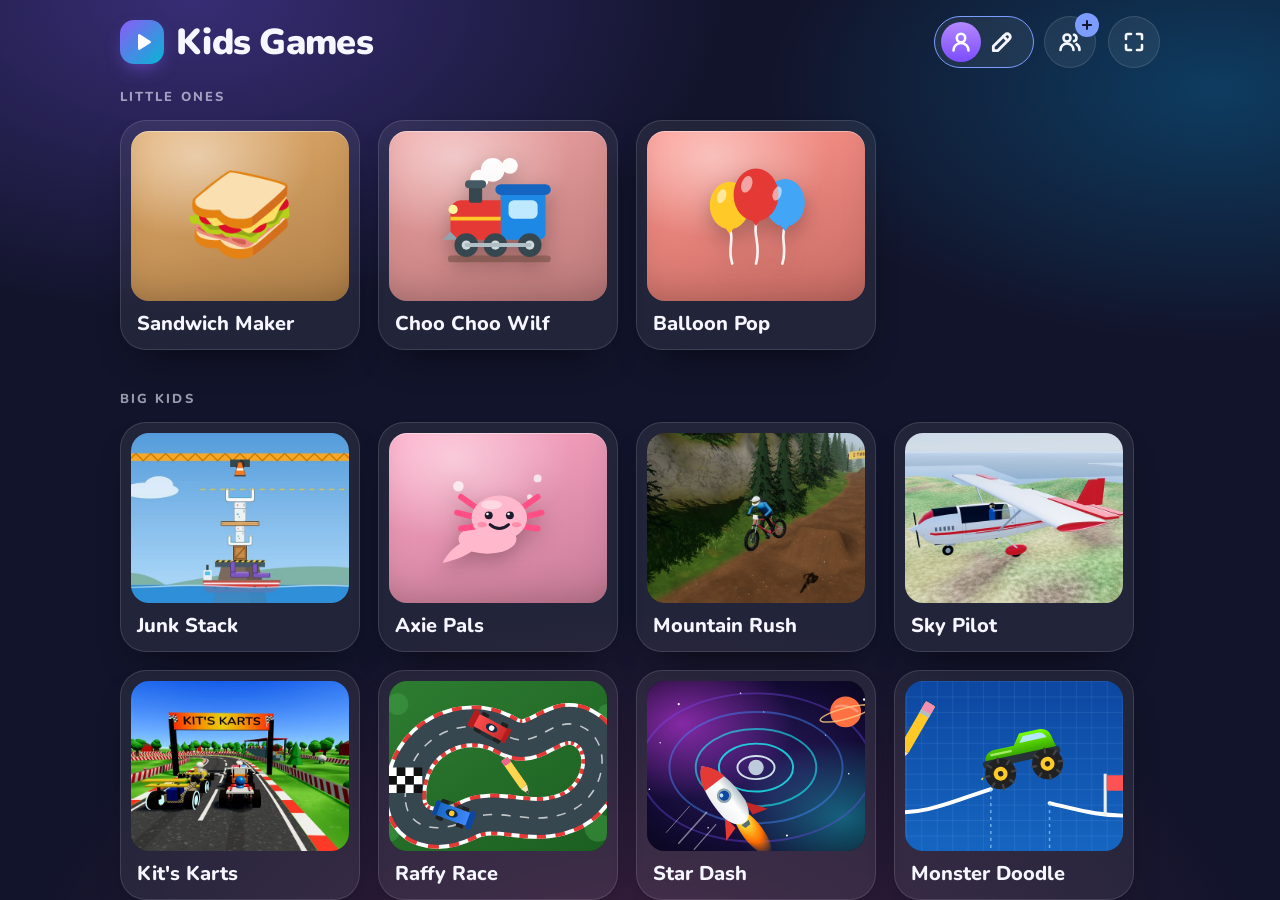
<file: index.html>
<!doctype html>
<html lang="en">
<head>
  <meta charset="utf-8">
  <meta name="viewport" content="width=device-width, initial-scale=1, maximum-scale=1, user-scalable=no">
  <title>Kids Games</title>
  <link rel="icon" href="icons/icon-192.png" type="image/png">
  <link rel="manifest" href="manifest.webmanifest">
  <meta name="theme-color" content="#6ec6ff">
  <!-- iPad / iPhone: "Add to Home Screen" opens without Safari's bars -->
  <meta name="apple-mobile-web-app-capable" content="yes">
  <meta name="mobile-web-app-capable" content="yes">
  <meta name="apple-mobile-web-app-status-bar-style" content="black">
  <meta name="apple-mobile-web-app-title" content="Kids Games">
  <link rel="apple-touch-icon" href="icons/apple-touch-icon.png">
  <link rel="preconnect" href="https://fonts.googleapis.com">
  <link href="https://fonts.googleapis.com/css2?family=Nunito:wght@600;700;800;900&display=swap" rel="stylesheet">
  <link rel="stylesheet" href="css/style.css">
  <link rel="stylesheet" href="css/ui.css">
</head>
<body>
  <div id="app"></div>
  <script type="module" src="js/main.js"></script>
</body>
</html>
</file>
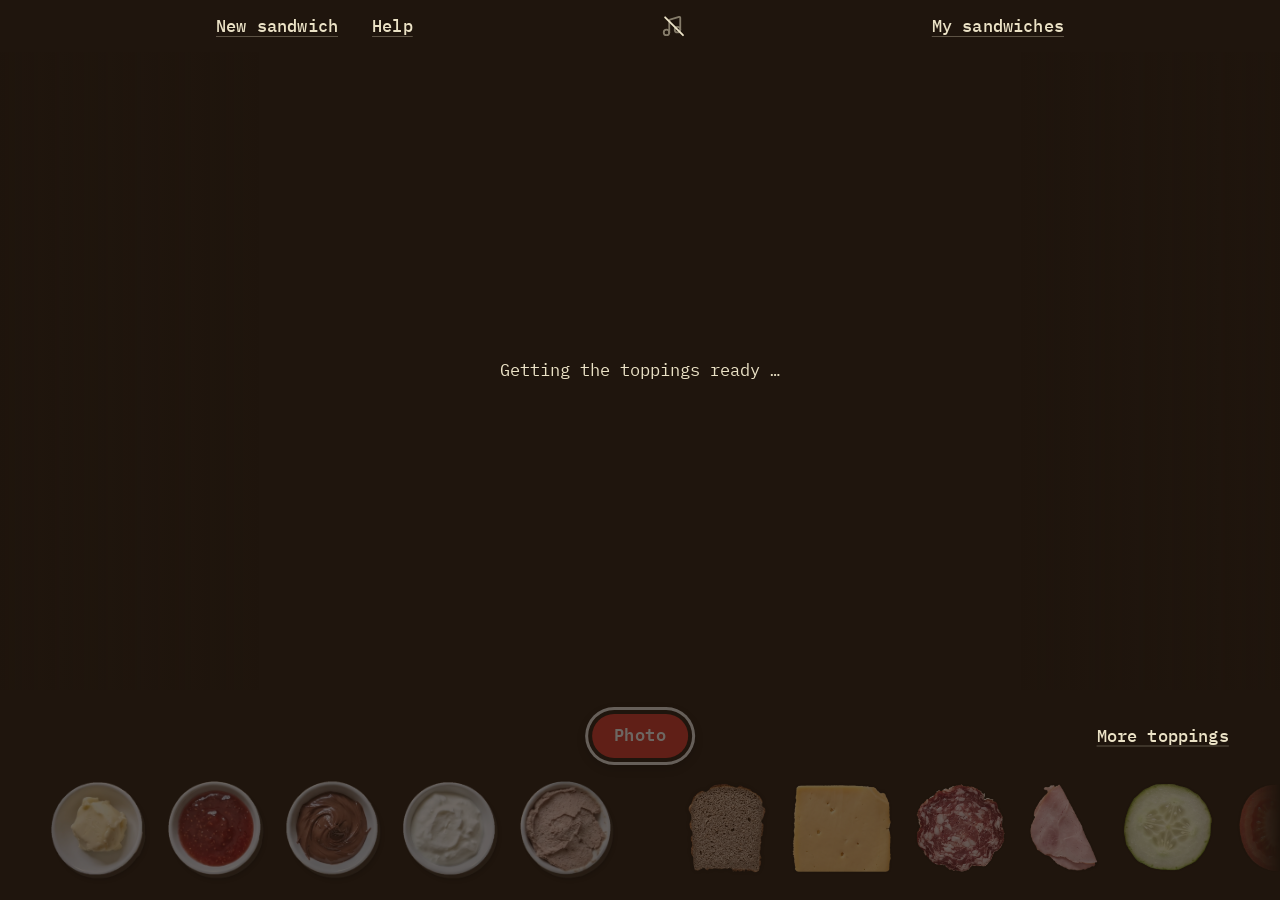
<file: games/sandwich/app/index.html>
<!DOCTYPE html><html lang="en"><head><meta charset="utf-8"><meta name="viewport" content="width=device-width, initial-scale=1, viewport-fit=cover, user-scalable=no"><meta name="theme-color" content="#140d07"><title>Sandwich Maker</title><meta name="description" content="Spread a slice of bread, add toppings and take a photo."><meta property="og:type" content="website"><meta property="og:locale" content="de_DE"><meta property="og:site_name" content="Stullensimulator"><meta property="og:url" content="https://stulle.app/"><meta property="og:title" content="Stullensimulator"><meta property="og:description" content="Spread a slice of bread, add toppings and take a photo."><meta property="og:image" content="https://stulle.app/og.jpg"><meta property="og:image:width" content="1200"><meta property="og:image:height" content="630"><meta property="og:image:alt" content="A slice of rye bread with butter, ham, egg and gherkin on a wooden board"><meta name="twitter:card" content="summary_large_image"><link rel="icon" href="./favicon.ico" sizes="48x48"><link rel="icon" href="./favicon.svg" type="image/svg+xml"><link rel="apple-touch-icon" href="./apple-touch-icon.png"><!-- nothing here works without scripts: the word below says so instead of the loading word --><noscript><style>.loading-word { display: none !important; }</style></noscript><link rel="stylesheet" href="./_astro/index.DYctVH84.css"></head><body><!-- loading: till the Stulle is whole on the slice (main.ts) --><main class="editor loading" id="editor"><!-- the page's name, for who cannot see the table: nothing shows it here --><h1 class="unseen">Stullensimulator</h1><noscript><p class="error">Sandwich Maker needs JavaScript. <a href="https://stulle.app/ueber" target="_blank" rel="noopener">About</a></p></noscript><!-- the words in the dark zone at the top: what to do here on the left,
           the way elsewhere on the right; short on a phone (editor.css) --><header class="topbar"><!-- camera mode with a mouse only (editor.css): the way back where a desktop looks for it;
             a thumb has the tray's things --><button class="word back-word" type="button">Back</button><div class="acts"><button class="word" type="button" data-act="new" aria-haspopup="dialog" aria-expanded="false"><span class="long">New sandwich</span><span class="short">New</span></button><button class="word" type="button" data-act="help" aria-haspopup="dialog" aria-expanded="false">Help</button></div><!-- the theme song on and off: the one sign among the words (two notes: the music, not the
             sounds of the things; main.ts sets its state, music.ts). The notes are Lucide's
             "eighth-notes" (lucide.dev, ISC licence); while the music is off a stroke lies over them,
             brighter than they are (editor.css). It is not the icon's diagonal: it lies two units to
             the right of it, through the middle of the right note's head, begins a little above the
             beam's left end and ends well past the head (from corner to corner it began far out in
             the empty upper left and barely came out from behind the head; begun at the beam's end
             it was too short there; Gregor, 2026-11-21) --><button class="note" type="button" data-act="music" data-state="aus" aria-pressed="false" aria-label="Music" title="Music"><svg viewBox="0 0 24 24" aria-hidden="true"><path d="M21 16V3a1 1 0 0 0-1.28-.96l-10 2.917a1 1 0 0 0-.72.96V19"></path><circle cx="18" cy="16" r="3"></circle><circle cx="6" cy="19" r="3"></circle><path class="strike" d="M4.5 2.5l19.5 19.5"></path></svg></button><a class="word" href="meine.html">My sandwiches</a></header><!-- the three.js view is put in first, under everything else; till it
           shows, a word on the empty table after a moment (editor.css) --><p class="loading-word" role="status">Making your sandwich …</p><div class="sides"></div><div class="finder" hidden></div><div class="flash"></div><!-- (no <nav>: the tray leads nowhere, its things are what one works with; one stop for the
           Tab key, the arrow keys go along it: main.ts) --><div class="tray" role="toolbar" aria-label="Spreads and toppings"><div class="stock"><button class="item pot" type="button" data-pot="butter" aria-label="Butter" style="--ratio:416 / 418"><img class="tool-shadow" src="./tools/pot-butter-shadow.webp" alt="" draggable="false" style="left:-16.826923076923077%;top:-16.74641148325359%;width:133.65384615384613%;height:133.49282296650716%"><img class="tool-img" src="./tools/pot-butter.webp" alt="" draggable="false" style="left:-16.826923076923077%;top:-16.74641148325359%;width:133.65384615384613%;height:133.49282296650716%"></button><button class="item pot" type="button" data-pot="jam" aria-label="Jam" style="--ratio:413 / 416"><img class="tool-shadow" src="./tools/pot-jam-shadow.webp" alt="" draggable="false" style="left:-16.94915254237288%;top:-16.826923076923077%;width:133.89830508474577%;height:133.65384615384613%"><img class="tool-img" src="./tools/pot-jam.webp" alt="" draggable="false" style="left:-16.94915254237288%;top:-16.826923076923077%;width:133.89830508474577%;height:133.65384615384613%"></button><button class="item pot" type="button" data-pot="nutella" aria-label="Chocolate spread" style="--ratio:401 / 408"><img class="tool-shadow" src="./tools/pot-nutella-shadow.webp" alt="" draggable="false" style="left:-17.206982543640898%;top:-16.911764705882355%;width:134.4139650872818%;height:133.8235294117647%"><img class="tool-img" src="./tools/pot-nutella.webp" alt="" draggable="false" style="left:-17.206982543640898%;top:-16.911764705882355%;width:134.4139650872818%;height:133.8235294117647%"></button><button class="item pot" type="button" data-pot="quark" aria-label="Quark" style="--ratio:409 / 412"><img class="tool-shadow" src="./tools/pot-quark-shadow.webp" alt="" draggable="false" style="left:-16.87041564792176%;top:-16.74757281553398%;width:133.74083129584352%;height:133.49514563106797%"><img class="tool-img" src="./tools/pot-quark.webp" alt="" draggable="false" style="left:-16.87041564792176%;top:-16.74757281553398%;width:133.74083129584352%;height:133.49514563106797%"></button><button class="item pot" type="button" data-pot="leberwurst" aria-label="Liver pâté" style="--ratio:404 / 414"><img class="tool-shadow" src="./tools/pot-leberwurst-shadow.webp" alt="" draggable="false" style="left:-17.326732673267326%;top:-16.908212560386474%;width:134.65346534653466%;height:133.81642512077295%"><img class="tool-img" src="./tools/pot-leberwurst.webp" alt="" draggable="false" style="left:-17.326732673267326%;top:-16.908212560386474%;width:134.65346534653466%;height:133.81642512077295%"></button><button class="item top lid" type="button" data-top="deckeltoast" data-bread="toast" aria-label="Top slice" style="--ratio:556 / 700"><img class="tool-shadow" src="./tools/top-deckeltoast-shadow.webp" alt="" draggable="false" style="left:-18.165467625899282%;top:-14.428571428571429%;width:136.33093525179856%;height:128.85714285714286%"><img class="tool-img" src="./tools/top-deckeltoast.webp" alt="" draggable="false" style="left:-18.165467625899282%;top:-14.428571428571429%;width:136.33093525179856%;height:128.85714285714286%"></button><button class="item top lid" type="button" data-top="deckelroggenmisch" data-bread="roggenmisch" aria-label="Top slice" style="--ratio:614 / 700"><img class="tool-shadow" src="./tools/top-deckelroggenmisch-shadow.webp" alt="" draggable="false" style="left:-16.449511400651463%;top:-14.428571428571429%;width:132.89902280130292%;height:128.85714285714286%"><img class="tool-img" src="./tools/top-deckelroggenmisch.webp" alt="" draggable="false" style="left:-16.449511400651463%;top:-14.428571428571429%;width:132.89902280130292%;height:128.85714285714286%"></button><button class="item top lid" type="button" data-top="deckelgraubrot" data-bread="graubrot" aria-label="Top slice" style="--ratio:730 / 700"><img class="tool-shadow" src="./tools/top-deckelgraubrot-shadow.webp" alt="" draggable="false" style="left:-13.835616438356164%;top:-14.428571428571429%;width:127.67123287671234%;height:128.85714285714286%"><img class="tool-img" src="./tools/top-deckelgraubrot.webp" alt="" draggable="false" style="left:-13.835616438356164%;top:-14.428571428571429%;width:127.67123287671234%;height:128.85714285714286%"></button><button class="item top lid" type="button" data-top="deckelvollkorn" data-bread="vollkorn" aria-label="Top slice" style="--ratio:574 / 700"><img class="tool-shadow" src="./tools/top-deckelvollkorn-shadow.webp" alt="" draggable="false" style="left:-17.59581881533101%;top:-14.428571428571429%;width:135.19163763066203%;height:128.85714285714286%"><img class="tool-img" src="./tools/top-deckelvollkorn.webp" alt="" draggable="false" style="left:-17.59581881533101%;top:-14.428571428571429%;width:135.19163763066203%;height:128.85714285714286%"></button><button class="item top" type="button" data-top="kaese" aria-label="Cheese" style="--ratio:608 / 538"><img class="tool-shadow" src="./tools/top-kaese-shadow.webp" alt="" draggable="false" style="left:-16.611842105263158%;top:-18.773234200743495%;width:133.2236842105263%;height:137.54646840148698%"><img class="tool-img" src="./tools/top-kaese.webp" alt="" draggable="false" style="left:-16.611842105263158%;top:-18.773234200743495%;width:133.2236842105263%;height:137.54646840148698%"></button><button class="item top" type="button" data-top="salami" aria-label="Salami" style="--ratio:653 / 654"><img class="tool-shadow" src="./tools/top-salami-shadow.webp" alt="" draggable="false" style="left:-16.539050535987748%;top:-16.51376146788991%;width:133.0781010719755%;height:133.0275229357798%"><img class="tool-img" src="./tools/top-salami.webp" alt="" draggable="false" style="left:-16.539050535987748%;top:-16.51376146788991%;width:133.0781010719755%;height:133.0275229357798%"></button><button class="item top" type="button" data-top="schinken" aria-label="Ham" style="--ratio:815 / 1066"><img class="tool-shadow" src="./tools/top-schinken-shadow.webp" alt="" draggable="false" style="left:-21.34969325153374%;top:-16.322701688555348%;width:142.69938650306747%;height:132.6454033771107%"><img class="tool-img" src="./tools/top-schinken.webp" alt="" draggable="false" style="left:-21.34969325153374%;top:-16.322701688555348%;width:142.69938650306747%;height:132.6454033771107%"></button><button class="item top" type="button" data-top="gurke" aria-label="Cucumber" style="--ratio:682 / 667"><img class="tool-shadow" src="./tools/top-gurke-shadow.webp" alt="" draggable="false" style="left:-16.568914956011728%;top:-16.94152923538231%;width:133.13782991202345%;height:133.88305847076464%"><img class="tool-img" src="./tools/top-gurke.webp" alt="" draggable="false" style="left:-16.568914956011728%;top:-16.94152923538231%;width:133.13782991202345%;height:133.88305847076464%"></button><button class="item top" type="button" data-top="tomate" aria-label="Tomato" style="--ratio:586 / 515"><img class="tool-shadow" src="./tools/top-tomate-shadow.webp" alt="" draggable="false" style="left:-16.552901023890783%;top:-18.83495145631068%;width:133.10580204778157%;height:137.66990291262135%"><img class="tool-img" src="./tools/top-tomate.webp" alt="" draggable="false" style="left:-16.552901023890783%;top:-18.83495145631068%;width:133.10580204778157%;height:137.66990291262135%"></button><button class="item top" type="button" data-top="ei" aria-label="Egg" style="--ratio:544 / 540"><img class="tool-shadow" src="./tools/top-ei-shadow.webp" alt="" draggable="false" style="left:-16.727941176470587%;top:-16.85185185185185%;width:133.45588235294116%;height:133.7037037037037%"><img class="tool-img" src="./tools/top-ei.webp" alt="" draggable="false" style="left:-16.727941176470587%;top:-16.85185185185185%;width:133.45588235294116%;height:133.7037037037037%"></button><button class="item top" type="button" data-top="radieschen" aria-label="Radish" style="--ratio:750 / 756"><img class="tool-shadow" src="./tools/top-radieschen-shadow.webp" alt="" draggable="false" style="left:-16.53333333333333%;top:-16.402116402116402%;width:133.06666666666666%;height:132.8042328042328%"><img class="tool-img" src="./tools/top-radieschen.webp" alt="" draggable="false" style="left:-16.53333333333333%;top:-16.402116402116402%;width:133.06666666666666%;height:132.8042328042328%"></button><button class="item top" type="button" data-top="gewuerzgurke" aria-label="Gherkin" style="--ratio:608 / 703"><img class="tool-shadow" src="./tools/top-gewuerzgurke-shadow.webp?v=2" alt="" draggable="false" style="left:-22.861842105263158%;top:-19.203413940256045%;width:146.05263157894737%;height:142.38975817923188%"><img class="tool-img" src="./tools/top-gewuerzgurke.webp?v=2" alt="" draggable="false" style="left:-22.861842105263158%;top:-19.203413940256045%;width:146.05263157894737%;height:142.38975817923188%"></button><button class="item top" type="button" data-top="leberkaese" aria-label="Meat loaf" style="--ratio:789 / 629"><img class="tool-shadow" src="./tools/top-leberkaese-shadow.webp" alt="" draggable="false" style="left:-16.476552598225602%;top:-20.66772655007949%;width:132.9531051964512%;height:141.335453100159%"><img class="tool-img" src="./tools/top-leberkaese.webp" alt="" draggable="false" style="left:-16.476552598225602%;top:-20.66772655007949%;width:132.9531051964512%;height:141.335453100159%"></button><button class="item top" type="button" data-top="harzer" aria-label="Strong cheese" style="--ratio:590 / 582"><img class="tool-shadow" src="./tools/top-harzer-shadow.webp?v=2" alt="" draggable="false" style="left:-19.152542372881356%;top:-19.41580756013746%;width:139.66101694915253%;height:146.39175257731958%"><img class="tool-img" src="./tools/top-harzer.webp?v=2" alt="" draggable="false" style="left:-19.152542372881356%;top:-19.41580756013746%;width:139.66101694915253%;height:146.39175257731958%"></button><button class="item top" type="button" data-top="blutwurst" aria-label="Black pudding" style="--ratio:588 / 566"><img class="tool-shadow" src="./tools/top-blutwurst-shadow.webp" alt="" draggable="false" style="left:-16.666666666666664%;top:-17.314487632508836%;width:133.33333333333331%;height:134.62897526501766%"><img class="tool-img" src="./tools/top-blutwurst.webp" alt="" draggable="false" style="left:-16.666666666666664%;top:-17.314487632508836%;width:133.33333333333331%;height:134.62897526501766%"></button><button class="item top" type="button" data-top="spiegelei" aria-label="Fried egg" style="--ratio:715 / 649"><img class="tool-shadow" src="./tools/top-spiegelei-shadow.webp" alt="" draggable="false" style="left:-16.503496503496503%;top:-18.181818181818183%;width:133.006993006993%;height:136.36363636363635%"><img class="tool-img" src="./tools/top-spiegelei.webp" alt="" draggable="false" style="left:-16.503496503496503%;top:-18.181818181818183%;width:133.006993006993%;height:136.36363636363635%"></button><button class="item top" type="button" data-top="rotebete" aria-label="Beetroot" style="--ratio:480 / 476"><img class="tool-shadow" src="./tools/top-rotebete-shadow.webp" alt="" draggable="false" style="left:-16.666666666666664%;top:-16.80672268907563%;width:133.33333333333331%;height:133.61344537815125%"><img class="tool-img" src="./tools/top-rotebete.webp" alt="" draggable="false" style="left:-16.666666666666664%;top:-16.80672268907563%;width:133.33333333333331%;height:133.61344537815125%"></button><button class="item top" type="button" data-top="senfgurke" aria-label="Pickle" style="--ratio:567 / 257;--fit:0.635"><img class="tool-shadow" src="./tools/top-senfgurke-shadow.webp" alt="" draggable="false" style="left:-16.57848324514991%;top:-36.57587548638132%;width:133.15696649029982%;height:173.15175097276264%"><img class="tool-img" src="./tools/top-senfgurke.webp" alt="" draggable="false" style="left:-16.57848324514991%;top:-36.57587548638132%;width:133.15696649029982%;height:173.15175097276264%"></button><button class="item top" type="button" data-top="lachs" aria-label="Salmon" style="--ratio:1042 / 444;--fit:0.597"><img class="tool-shadow" src="./tools/top-lachs-shadow.webp?v=2" alt="" draggable="false" style="left:-16.314779270633398%;top:-38.288288288288285%;width:132.6295585412668%;height:176.57657657657657%"><img class="tool-img" src="./tools/top-lachs.webp?v=2" alt="" draggable="false" style="left:-16.314779270633398%;top:-38.288288288288285%;width:132.6295585412668%;height:176.57657657657657%"></button><button class="item top" type="button" data-top="banane" aria-label="Banana" style="--ratio:319 / 325"><img class="tool-shadow" src="./tools/top-banane-shadow.webp" alt="" draggable="false" style="left:-17.55485893416928%;top:-17.23076923076923%;width:135.10971786833858%;height:134.46153846153845%"><img class="tool-img" src="./tools/top-banane.webp" alt="" draggable="false" style="left:-17.55485893416928%;top:-17.23076923076923%;width:135.10971786833858%;height:134.46153846153845%"></button><button class="item top" type="button" data-top="erdbeere" aria-label="Strawberry" style="--ratio:383 / 457"><img class="tool-shadow" src="./tools/top-erdbeere-shadow.webp" alt="" draggable="false" style="left:-20.10443864229765%;top:-16.849015317286653%;width:140.2088772845953%;height:133.6980306345733%"><img class="tool-img" src="./tools/top-erdbeere.webp" alt="" draggable="false" style="left:-20.10443864229765%;top:-16.849015317286653%;width:140.2088772845953%;height:133.6980306345733%"></button><button class="item top" type="button" data-top="kiwi" aria-label="Kiwi" style="--ratio:558 / 518"><img class="tool-shadow" src="./tools/top-kiwi-shadow.webp" alt="" draggable="false" style="left:-16.666666666666664%;top:-17.953667953667953%;width:133.33333333333331%;height:135.9073359073359%"><img class="tool-img" src="./tools/top-kiwi.webp" alt="" draggable="false" style="left:-16.666666666666664%;top:-17.953667953667953%;width:133.33333333333331%;height:135.9073359073359%"></button><button class="item top" type="button" data-top="fischstaebchen" aria-label="Fish finger" style="--ratio:690 / 225;--fit:0.457"><img class="tool-shadow" src="./tools/top-fischstaebchen-shadow.webp" alt="" draggable="false" style="left:-16.52173913043478%;top:-50.66666666666667%;width:133.04347826086956%;height:201.33333333333331%"><img class="tool-img" src="./tools/top-fischstaebchen.webp" alt="" draggable="false" style="left:-16.52173913043478%;top:-50.66666666666667%;width:133.04347826086956%;height:201.33333333333331%"></button><button class="item top" type="button" data-top="pommes" aria-label="Chips" style="--ratio:676 / 85;--fit:0.176"><img class="tool-shadow" src="./tools/top-pommes-shadow.webp" alt="" draggable="false" style="left:-16.56804733727811%;top:-131.76470588235293%;width:133.1360946745562%;height:363.52941176470586%"><img class="tool-img" src="./tools/top-pommes.webp" alt="" draggable="false" style="left:-16.56804733727811%;top:-131.76470588235293%;width:133.1360946745562%;height:363.52941176470586%"></button><button class="item top" type="button" data-top="chips" aria-label="Crisp" style="--ratio:442 / 431"><img class="tool-shadow" src="./tools/top-chips-shadow.webp" alt="" draggable="false" style="left:-16.7420814479638%;top:-17.16937354988399%;width:133.4841628959276%;height:134.338747099768%"><img class="tool-img" src="./tools/top-chips.webp" alt="" draggable="false" style="left:-16.7420814479638%;top:-17.16937354988399%;width:133.4841628959276%;height:134.338747099768%"></button><button class="item top" type="button" data-top="gummibaer" aria-label="Gummy bear" style="--ratio:107 / 211"><img class="tool-shadow" src="./tools/top-gummibaer-shadow.webp" alt="" draggable="false" style="left:-34.57943925233645%;top:-17.535545023696685%;width:169.1588785046729%;height:135.07109004739337%"><img class="tool-img" src="./tools/top-gummibaer.webp" alt="" draggable="false" style="left:-34.57943925233645%;top:-17.535545023696685%;width:169.1588785046729%;height:135.07109004739337%"></button></div><script>
          // the loaded pot comes first (markPot in main.ts), here already
          // before the first paint: the knife holds the kept Stulle's last
          // refill (loadedSpread in stulle.ts), a fresh one butter
          try {
            const ops = JSON.parse(localStorage.getItem('stullen.stulle') || 'null')?.ops ?? [];
            const spread = ops.findLast((op) => 'r' in op)?.r;
            const pot = spread && document.querySelector(`.stock [data-pot="${spread}"]`);
            if (pot) pot.parentElement.prepend(pot);
          } catch {}
        </script></div><p class="hint" aria-live="polite"></p><!-- the first time's notes on the board (coach.ts) --><p class="hint coach" aria-live="polite"></p><!-- camera mode: fixed views below the shutter; the way back is the
           tray's things, which stay in sight (no word "Zurück": beside the
           shutter nobody saw it, at the top it was far from the thumb) --><div class="cam-bar"><div class="views"></div></div><!-- with a mouse (editor.css) the shutter holds its word, a capsule: what it is for (a first
           visitor at a desktop took the red disc for no button; a phone's camera has taught a
           thumb what it is) --><button class="shutter" type="button" aria-label="Photo"><span class="shutter-word" aria-hidden="true">Photo</span></button><!-- and what lies beyond the strip's ends, a click there scrolls it (nothing said a mouse
           that the strip goes on, nor that the wheel moves it) --><button class="word end-word" type="button" data-end="left">Spreads</button><button class="word end-word" type="button" data-end="right">More toppings</button><section class="sheet" hidden></section><template id="help"><ul class="help"><li><span class="thing" data-tool="pot-butter" style="--ratio:416 / 418"><img class="tool-shadow" src="./tools/pot-butter-shadow.webp" alt="" draggable="false" style="left:-16.826923076923077%;top:-16.74641148325359%;width:133.65384615384613%;height:133.49282296650716%"><img class="tool-img" src="./tools/pot-butter.webp" alt="" draggable="false" style="left:-16.826923076923077%;top:-16.74641148325359%;width:133.65384615384613%;height:133.49282296650716%"></span><p><span class="touch">Tap a pot: the knife takes some spread. Empty? Tap again.</span><span class="mouse">Tap a pot: the knife takes some spread. Empty? Tap again.</span></p></li><li><span class="thing" data-tool="knife" style="--ratio:1004 / 100;--fit:0.139"><img class="tool-shadow" src="./tools/knife-shadow.webp" alt="" draggable="false" style="left:-16.334661354581673%;top:-164%;width:132.66932270916334%;height:428%"><img class="tool-img" src="./tools/knife.webp" alt="" draggable="false" style="left:-16.334661354581673%;top:-164%;width:132.66932270916334%;height:428%"></span><p><span class="touch">Spread it over the bread with your finger.</span><span class="mouse">Hold the mouse button and spread it over the bread.</span></p></li><li><span class="thing" data-tool="top-salami" style="--ratio:653 / 654"><img class="tool-shadow" src="./tools/top-salami-shadow.webp" alt="" draggable="false" style="left:-16.539050535987748%;top:-16.51376146788991%;width:133.0781010719755%;height:133.0275229357798%"><img class="tool-img" src="./tools/top-salami.webp" alt="" draggable="false" style="left:-16.539050535987748%;top:-16.51376146788991%;width:133.0781010719755%;height:133.0275229357798%"></span><p><span class="touch">Drag a topping up onto the bread.</span><span class="mouse">Drag a topping up onto the bread.</span></p></li><li><span class="thing" data-tool="top-gurke" data-how="turn" style="--ratio:682 / 667"><img class="tool-shadow" src="./tools/top-gurke-shadow.webp" alt="" draggable="false" style="left:-16.568914956011728%;top:-16.94152923538231%;width:133.13782991202345%;height:133.88305847076464%"><img class="tool-img" src="./tools/top-gurke.webp" alt="" draggable="false" style="left:-16.568914956011728%;top:-16.94152923538231%;width:133.13782991202345%;height:133.88305847076464%"><span class="grip"></span></span><p><span class="touch">Tap a topping, then turn it by the handle.</span><span class="mouse">Click a topping, then turn it by the handle. The mouse wheel turns it too.</span></p></li><li><span class="thing" data-tool="top-kaese" data-how="rock" style="--ratio:608 / 538"><img class="tool-shadow" src="./tools/top-kaese-shadow.webp" alt="" draggable="false" style="left:-16.611842105263158%;top:-18.773234200743495%;width:133.2236842105263%;height:137.54646840148698%"><img class="tool-img" src="./tools/top-kaese.webp" alt="" draggable="false" style="left:-16.611842105263158%;top:-18.773234200743495%;width:133.2236842105263%;height:137.54646840148698%"></span><p><span class="touch">If a topping wobbles, it slides off when you let go.</span><span class="mouse">If a topping wobbles, it slides off when you let go.</span></p></li><li><span class="thing" data-tool="top-tomate" data-how="gone" style="--ratio:586 / 515"><img class="tool-shadow" src="./tools/top-tomate-shadow.webp" alt="" draggable="false" style="left:-16.552901023890783%;top:-18.83495145631068%;width:133.10580204778157%;height:137.66990291262135%"><img class="tool-img" src="./tools/top-tomate.webp" alt="" draggable="false" style="left:-16.552901023890783%;top:-18.83495145631068%;width:133.10580204778157%;height:137.66990291262135%"></span><p><span class="touch">Drag a topping off the bread to get rid of it.</span><span class="mouse">Drag a topping off the bread to get rid of it.</span></p></li><li><span class="thing mini-shutter"></span><p><span class="touch">Red button: photo. “Keep” saves it on this device.</span><span class="mouse">Red button: photo. “Keep” saves it on this device.</span></p></li></ul><a class="about" href="https://stulle.app/ueber" target="_blank" rel="noopener">Made by Gregor Weichbrodt: the Stullensimulator</a></template><div class="debug" hidden></div></main><script>try{const b=JSON.parse(localStorage.getItem("stullen.stulle")||"null")?.bread||"roggenmisch";document.querySelectorAll(".item.lid").forEach(e=>{if(e.dataset.bread!==b)e.remove()})}catch{}</script><script type="module" src="./_astro/index.astro_astro_type_script_index_0_lang.CQgGQ1Fx.js"></script>
</body></html>
</file>
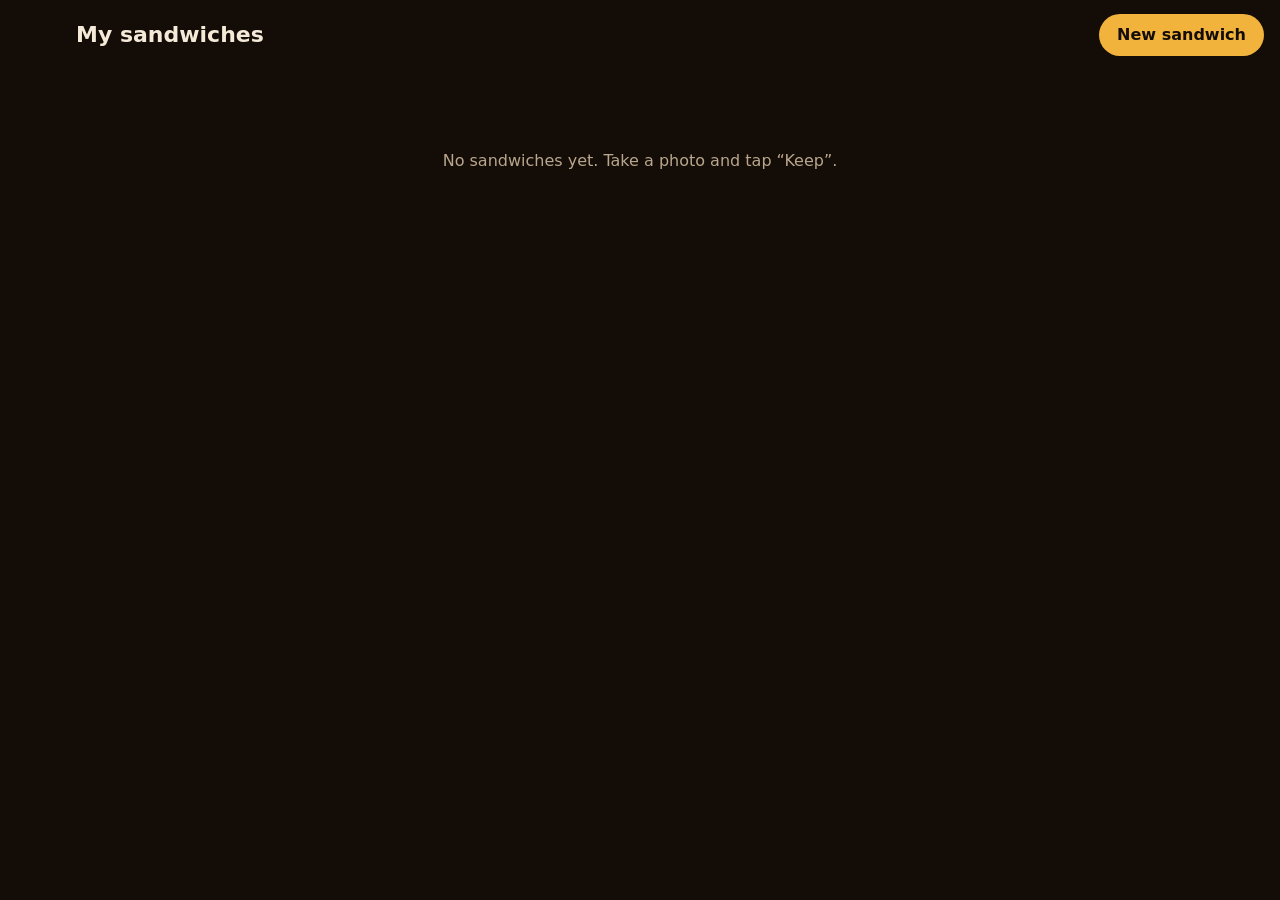
<file: games/sandwich/app/meine.html>
<!doctype html>
<html lang="en">
<head>
<meta charset="utf-8">
<meta name="viewport" content="width=device-width, initial-scale=1, viewport-fit=cover">
<meta name="theme-color" content="#140d07">
<title>My sandwiches</title>
<link rel="icon" href="./favicon.svg" type="image/svg+xml">
<style>
  :root { --bg: #140d07; --fg: #f5ead8; --dim: #b9a68c; --card: #241810; --accent: #f2b33d; }
  * { box-sizing: border-box; }
  html, body { margin: 0; background: var(--bg); color: var(--fg); font: 16px/1.4 system-ui, sans-serif; }
  header { display: flex; align-items: center; justify-content: space-between; gap: 12px;
    padding: calc(14px + env(safe-area-inset-top)) 16px 14px 76px; }
  h1 { margin: 0; font-size: 22px; }
  a.btn, button { font: inherit; color: var(--bg); background: var(--accent); border: 0; border-radius: 999px;
    padding: 10px 18px; text-decoration: none; cursor: pointer; font-weight: 700; }
  button.ghost { background: transparent; color: var(--fg); border: 2px solid var(--dim); }
  .grid { display: grid; grid-template-columns: repeat(auto-fill, minmax(140px, 1fr)); gap: 12px; padding: 0 16px 24px; }
  .grid button { padding: 0; border-radius: 14px; overflow: hidden; background: var(--card); position: relative; aspect-ratio: 1; }
  .grid img { width: 100%; height: 100%; object-fit: cover; display: block; }
  .grid span { position: absolute; left: 8px; bottom: 8px; background: rgba(0,0,0,.6); color: var(--fg);
    font-size: 13px; padding: 2px 8px; border-radius: 999px; }
  .empty { padding: 40px 16px; text-align: center; color: var(--dim); }
  .view { position: fixed; inset: 0; background: rgba(10,6,3,.94); display: flex; flex-direction: column;
    align-items: center; justify-content: center; gap: 16px; padding: 16px; }
  .view[hidden] { display: none; }
  .view img { max-width: min(100%, 720px); max-height: 70vh; border-radius: 12px; }
  .row { display: flex; gap: 10px; flex-wrap: wrap; justify-content: center; }
</style>
</head>
<body>
<header>
  <h1>My sandwiches</h1>
  <a class="btn" href="./index.html">New sandwich</a>
</header>
<div class="grid"></div>
<p class="empty" hidden>No sandwiches yet. Take a photo and tap “Keep”.</p>
<div class="view" hidden>
  <img alt="">
  <div class="meta"></div>
  <div class="row">
    <button class="share">Share</button>
    <button class="ghost del">Delete</button>
    <button class="ghost close">Back</button>
  </div>
</div>
<script type="module">
import { all, get, remove } from './local-store.js';
const grid = document.querySelector('.grid'), empty = document.querySelector('.empty');
const view = document.querySelector('.view'), big = view.querySelector('img'), meta = view.querySelector('.meta');
let urls = [], open = null, bigUrl = null;

async function draw() {
  urls.forEach(URL.revokeObjectURL); urls = [];
  const list = (await all()).filter(r => r.images?.['thumb.jpg']);
  grid.replaceChildren(...list.map(r => {
    const b = document.createElement('button');
    const img = document.createElement('img');
    const u = URL.createObjectURL(r.images['thumb.jpg']); urls.push(u);
    img.src = u; img.alt = 'Sandwich ' + r.id;
    const n = document.createElement('span'); n.textContent = 'No. ' + r.id;
    b.append(img, n);
    b.onclick = () => show(r.id);
    return b;
  }));
  empty.hidden = list.length > 0;
}
async function show(id) {
  const r = await get(id); if (!r) return;
  open = r;
  if (bigUrl) URL.revokeObjectURL(bigUrl);
  bigUrl = URL.createObjectURL(r.images['photo.jpg'] || r.images['thumb.jpg']);
  big.src = bigUrl;
  meta.textContent = 'Sandwich No. ' + r.id + ' · ' + new Date(r.created).toLocaleDateString('en-GB');
  view.hidden = false;
  history.replaceState(null, '', '#' + id);
}
function hide() { view.hidden = true; open = null; history.replaceState(null, '', location.pathname); }
view.querySelector('.close').onclick = hide;
view.querySelector('.del').onclick = async () => {
  if (!open || !confirm('Delete this sandwich?')) return;
  await remove(open.id); hide(); draw();
};
view.querySelector('.share').onclick = async () => {
  const blob = open?.images?.['photo.jpg']; if (!blob) return;
  const file = new File([blob], `sandwich-${open.id}.jpg`, { type: 'image/jpeg' });
  if (navigator.canShare?.({ files: [file] })) { try { await navigator.share({ files: [file] }); } catch {} return; }
  const a = document.createElement('a'); a.href = URL.createObjectURL(blob); a.download = file.name; a.click();
};
await draw();
const id = Number(location.hash.slice(1));
if (id) show(id);
</script>
</body>
</html>
</file>
<file: css/style.css>
:root {
  --bg1: #6ec6ff;
  --bg2: #b388ff;
  --ink: #2b2140;
  --white: #fff;
  --shadow: 0 10px 24px -8px rgba(43,33,64,.45), 0 3px 0 rgba(43,33,64,.10);
  /* shared button look (games can use these too) */
  --btn-face: linear-gradient(180deg, #ffffff, #eef0fa);
  --btn-shadow: inset 0 -3px 0 rgba(43,33,64,.09), 0 6px 14px -4px rgba(43,33,64,.30), 0 1px 2px rgba(43,33,64,.10);
  --btn-press: inset 0 -1px 0 rgba(43,33,64,.09), 0 2px 5px -2px rgba(43,33,64,.30);
  --btn-ok: linear-gradient(180deg, #5fd88a, #21b25c);
  --btn-no: linear-gradient(180deg, #ff8f80, #ef4b3d);
  --btn-hot: linear-gradient(180deg, #ffa36b, #ff6a3d);
}

/* ---------- Icons (js/engine/icons.js) ---------- */
.ic {
  width: 1em; height: 1em; flex: none; display: inline-block; vertical-align: -.14em; overflow: visible;
  fill: none; stroke: currentColor; stroke-width: 2.6; stroke-linecap: round; stroke-linejoin: round;
}
.ic .f { fill: currentColor; stroke: none; }
button .ic { pointer-events: none; }
* { box-sizing: border-box; -webkit-tap-highlight-color: transparent; }
html, body { margin: 0; height: 100%; }
body {
  font-family: "Nunito", system-ui, sans-serif;
  color: var(--ink);
  background: linear-gradient(160deg, var(--bg1), var(--bg2));
  overflow: hidden;
  user-select: none;
  -webkit-user-select: none;
  touch-action: manipulation;
}
#app { height: 100%; }

/* ---------- Menu ---------- */
.menu {
  height: 100%;
  overflow-y: auto;
  padding: 24px 16px 48px;
  display: flex;
  flex-direction: column;
  align-items: center;
}
.menu h1 {
  font-size: clamp(40px, 9vw, 80px);
  margin: 8px 0 24px;
  color: var(--white);
  text-shadow: 0 5px 0 rgba(0,0,0,.2);
  letter-spacing: 1px;
  text-align: center;
}
.menu h1 span { display: inline-block; animation: bob 2s ease-in-out infinite; }
.menu h1 span:nth-child(2n) { animation-delay: .3s; }
.grid {
  width: 100%;
  max-width: 1000px;
  margin: 0 auto;
  display: flex;
  flex-wrap: wrap;
  justify-content: center;
  gap: 24px;
}
.age { width: 100%; max-width: 1000px; margin-bottom: 30px; }
.age-title { margin: 0 0 16px; display: flex; align-items: center; gap: 14px; font-size: 26px; }
.age-title::before, .age-title::after { content: ""; flex: 1; height: 4px; border-radius: 2px; background: rgba(255,255,255,.45); }
.age-title span {
  padding: 6px 22px; border-radius: 999px; background: var(--a); color: #fff;
  text-shadow: 0 2px 0 rgba(0,0,0,.15);
  box-shadow: inset 0 -3px 0 rgba(0,0,0,.12), inset 0 0 0 3px rgba(255,255,255,.35), 0 6px 14px -6px rgba(43,33,64,.5);
}
.tile {
  border: 0;
  border-radius: 32px;
  padding: 22px 14px 20px;
  width: 220px;
  max-width: 100%;
  min-height: 230px;
  background:
    radial-gradient(130% 90% at 25% 0%, rgba(255,255,255,.55), rgba(255,255,255,0) 55%),
    var(--c, #ffd54f);
  color: var(--ink);
  font: inherit;
  cursor: pointer;
  box-shadow: inset 0 -5px 0 rgba(0,0,0,.08), inset 0 0 0 3px rgba(255,255,255,.35), var(--shadow);
  display: flex;
  flex-direction: column;
  align-items: center;
  justify-content: center;
  gap: 14px;
  transition: transform .15s cubic-bezier(.3,1.6,.5,1), box-shadow .15s;
  position: relative;
}
.tile:hover { transform: translateY(-5px) rotate(-1deg); }
.tile:active { transform: translateY(2px) scale(.96); box-shadow: inset 0 -2px 0 rgba(0,0,0,.08), inset 0 0 0 3px rgba(255,255,255,.35), 0 4px 10px -4px rgba(43,33,64,.45); }
.tile .icon {
  width: 140px; height: 140px; border-radius: 42px; font-size: 84px; line-height: 1;
  display: grid; place-items: center;
  background: radial-gradient(circle at 50% 35%, rgba(255,255,255,.55), rgba(255,255,255,.18) 70%);
  box-shadow: inset 0 2px 0 rgba(255,255,255,.6), inset 0 -3px 0 rgba(0,0,0,.06);
}
.tile .art { width: 124px; height: 124px; display: block; filter: drop-shadow(0 3px 0 rgba(0,0,0,.12)); transition: transform .3s cubic-bezier(.3,1.6,.5,1); }
.tile:hover .art { transform: scale(1.08) rotate(-3deg); }
.tile .name { font-size: 26px; font-weight: 700; text-align: center; line-height: 1.1; }
.tile .badge {
  position: absolute; top: 14px; right: 14px;
  background: var(--white); border-radius: 999px;
  padding: 4px 12px; font-size: 16px;
}
.tile.soon { filter: saturate(.6); }

/* ---------- Game screen ---------- */
.game {
  position: fixed; inset: 0;
  background: #fff;
}
.game-stage { position: absolute; inset: 0; }
.home-btn {
  position: absolute; top: 12px; left: 12px; z-index: 45;
  width: 64px; height: 64px; padding: 0;
  border: 3px solid rgba(255,255,255,.9); border-radius: 50%;
  background: var(--btn-hot); color: #fff;
  font-size: 32px; cursor: pointer;
  display: grid; place-items: center;
  box-shadow: inset 0 -3px 0 rgba(0,0,0,.12), 0 6px 14px -4px rgba(43,33,64,.45);
  transition: transform .1s;
}
.home-btn .ic { stroke-width: 2.8; }
.home-btn:active { transform: scale(.92); }

/* ---------- Coming soon placeholder ---------- */
.soon-screen {
  height: 100%;
  display: flex; flex-direction: column;
  align-items: center; justify-content: center;
  text-align: center; padding: 16px;
  background: var(--c, #ffd54f);
}
.soon-screen .icon { font-size: 160px; animation: bob 1.6s ease-in-out infinite; }
.soon-screen .icon .art { width: 200px; height: 200px; display: block; }
.soon-screen h2 { font-size: clamp(32px, 7vw, 64px); margin: 16px 0 8px; }
.soon-screen p { font-size: 24px; margin: 0; }

@keyframes bob {
  0%, 100% { transform: translateY(0); }
  50% { transform: translateY(-10px); }
}

/* ---------- Install / full screen ---------- */
html, body { overscroll-behavior: none; }
.app-btns { position: fixed; top: 12px; right: 12px; display: flex; gap: 10px; z-index: 5; }
.app-btn {
  width: 60px; height: 60px; border: 0; border-radius: 50%; padding: 0;
  background: var(--btn-face); font-size: 28px; cursor: pointer;
  display: inline-grid; place-items: center;
  box-shadow: var(--btn-shadow); font-family: inherit; color: var(--ink);
  transition: transform .1s, box-shadow .1s;
}
.app-btn:active { transform: scale(.92); box-shadow: var(--btn-press); }
.app-btn:disabled { opacity: .4; }
.app-help {
  position: fixed; inset: 0; z-index: 50; background: rgba(0,0,0,.45);
  display: flex; align-items: flex-start; justify-content: center; padding: 70px 16px 16px;
}
.app-help-card {
  background: #fff; border-radius: 28px; padding: 24px; max-width: 420px; text-align: center;
  box-shadow: 0 24px 48px -16px rgba(43,33,64,.5); font-size: 20px;
}
.app-help-steps { display: flex; justify-content: center; gap: 10px; font-size: 44px; margin-bottom: 10px; }
.app-help-card p { margin: 0 0 16px; }

/* ---------- My name ---------- */
.name-btn {
  position: fixed; top: 12px; left: 12px; z-index: 5; height: 60px; max-width: calc(100vw - 180px);
  display: flex; align-items: center; gap: 8px; padding: 0 20px 0 12px; border: 0; border-radius: 30px;
  background: var(--btn-face); font-family: inherit; font-size: 24px; color: var(--ink); cursor: pointer;
  box-shadow: var(--btn-shadow);
}
.name-btn .name-ico {
  width: 40px; height: 40px; border-radius: 50%; flex: none; display: grid; place-items: center;
  font-size: 24px; color: #fff; background: linear-gradient(180deg, #b388ff, #7c4dff);
}
.name-btn .name-ico.emo { background: #fff3c4; font-size: 28px; }
.name-btn .name-pen { font-size: 26px; color: #7c4dff; display: grid; }
.name-btn b { overflow: hidden; text-overflow: ellipsis; white-space: nowrap; }
.name-btn.empty { animation: bob 2s ease-in-out infinite; }
.name-btn:active { transform: scale(.95); box-shadow: var(--btn-press); }
.name-card { width: min(420px, 100%); }
.name-face {
  width: 88px; height: 88px; margin: 0 auto 14px; border-radius: 50%; display: grid; place-items: center;
  font-size: 48px; color: #fff; background: linear-gradient(180deg, #b388ff, #7c4dff);
}
.name-face.emo { background: #fff3c4; font-size: 58px; line-height: 1; }
.face-grid {
  display: grid; grid-template-columns: repeat(6, 1fr); gap: 6px; margin-top: 14px;
  padding: 4px;
}
@media (max-height: 760px) { .face-grid { max-height: 30vh; overflow-y: auto; } }
.face-grid button {
  aspect-ratio: 1; border: 0; border-radius: 14px; padding: 0; background: #f4f0ff;
  font-size: 28px; line-height: 1; cursor: pointer; display: grid; place-items: center;
  transition: transform .1s;
}
.face-grid button:active { transform: scale(.9); }
.face-grid button.on { background: #fff3c4; box-shadow: 0 0 0 3px #ffb300; transform: scale(1.08); }
.name-input {
  width: 100%; box-sizing: border-box; font-size: 34px; font-weight: 600; font-family: inherit; text-align: center;
  padding: 12px; border: 4px solid #ffd54f; border-radius: 20px; outline: none; color: var(--ink);
}
.name-row { display: flex; justify-content: center; gap: 16px; margin-top: 16px; }
.name-row .app-btn { width: 72px; height: 72px; font-size: 34px; }
.name-ok { background: var(--btn-ok) !important; color: #fff !important; }
.name-ok .ic { stroke-width: 3.2; }
.fk-no { background: var(--btn-no) !important; color: #fff !important; }
.fk-no .ic { stroke-width: 3.2; }

/* ---------- Version (bottom of the menu) ---------- */
.version { margin-top: 24px; color: rgba(255,255,255,.75); font-size: 16px; font-weight: 700; }

/* ---------- Friends ---------- */
.top-left { position: fixed; top: 12px; left: 12px; z-index: 5; display: flex; gap: 10px; align-items: center; max-width: calc(100vw - 100px); }
.top-left .name-btn { position: static; max-width: calc(100vw - 180px); min-width: 0; }
.friend-bar { flex: none; }
.fbar-btn {
  position: relative; width: 60px; height: 60px; border: 0; border-radius: 50%; padding: 0;
  display: grid; place-items: center; font-size: 28px; color: #fff; cursor: pointer;
  background: var(--btn-ok); box-shadow: var(--btn-shadow);
}
.fbar-btn:active { transform: scale(.95); box-shadow: var(--btn-press); }
.fbar-count {
  position: absolute; top: -4px; right: -4px; min-width: 24px; height: 24px; padding: 0 6px; border-radius: 12px;
  background: #fff; color: #1b7a43; font-size: 15px; font-weight: 700; display: grid; place-items: center;
  box-shadow: 0 2px 6px rgba(0,0,0,.25);
}
.fcode { display: inline-flex; gap: 4px; font-size: 30px; letter-spacing: 0; }
.fcode.big { font-size: clamp(30px, 9vw, 44px); gap: 6px; justify-content: center; }
.fcode-wait { opacity: .6; }

.friend-panel { overflow-y: auto; padding-top: 24px; }
.friend-card { width: min(460px, 100%); display: flex; flex-direction: column; gap: 14px; align-items: center; }
.fsec { width: 100%; background: #f4f0ff; border-radius: 20px; padding: 12px; display: flex; flex-direction: column; align-items: center; gap: 10px; }
.flabel { font-size: 18px; font-weight: 700; opacity: .7; display: inline-flex; align-items: center; gap: 6px; }
.fsmall {
  border: 0; background: var(--btn-face); border-radius: 50%; width: 44px; height: 44px; padding: 0; font-size: 22px;
  color: var(--ink); cursor: pointer; display: inline-grid; place-items: center; box-shadow: var(--btn-shadow);
}
.fsmall:active { transform: scale(.92); box-shadow: var(--btn-press); }
.fslots { display: flex; gap: 6px; }
.fslot { width: min(48px, 12vw); height: min(48px, 12vw); border-radius: 12px; background: #fff; border: 3px dashed #b388ff; font-size: min(32px, 8vw); display: flex; align-items: center; justify-content: center; }
.fpad { display: grid; grid-template-columns: repeat(4, 1fr); gap: 8px; width: min(300px, 100%); }
.fpad button { aspect-ratio: 1; border: 0; border-radius: 16px; background: var(--btn-face); font-size: 34px; cursor: pointer; box-shadow: var(--btn-shadow); }
.fpad button:active { transform: scale(.92); box-shadow: var(--btn-press); }
.fcall:disabled { opacity: .4; }
.fmsg { font-size: 24px; display: flex; align-items: center; gap: 10px; }
.flist { display: flex; flex-wrap: wrap; gap: 8px; justify-content: center; }
.fchip { background: var(--c); color: #fff; border-radius: 20px; padding: 6px 14px; font-weight: 700; opacity: .55; }
.fchip.on { opacity: 1; }
.fleave { background: var(--btn-no) !important; color: #fff !important; }

/* "wants to connect" */
.fk { z-index: 60; align-items: center; }
.fk[hidden] { display: none; }
.fk-card { width: min(360px, 100%); }
.fk-ring {
  width: 96px; height: 96px; margin: 0 auto; border-radius: 50%; display: grid; place-items: center;
  font-size: 50px; color: #fff; background: var(--btn-ok); animation: ring .5s ease-in-out infinite alternate;
}
.fk-name { font-size: 40px; font-weight: 700; margin: 10px 0; overflow-wrap: anywhere; }
.fk .name-row .app-btn { width: 96px; height: 96px; font-size: 48px; }
@keyframes ring { from { transform: rotate(-15deg); } to { transform: rotate(15deg); } }

/* floating friend bubbles (over every game) */
.fb-dock {
  position: fixed; right: 8px; top: 50%; z-index: 40;
  display: flex; flex-direction: column; gap: 10px; align-items: center;
  touch-action: none; user-select: none; -webkit-user-select: none; cursor: grab;
}
.fb-dock[hidden] { display: none; }
.fb-dock.left { right: auto; left: 8px; }
.fb-dock.dragging { cursor: grabbing; opacity: .85; }
.fb { display: flex; flex-direction: column; align-items: center; width: 72px; opacity: .55; transition: opacity .3s; }
.fb.on { opacity: 1; }
.fb-face {
  position: relative; width: 60px; height: 60px; border-radius: 50%; overflow: hidden;
  background: var(--c); border: 3px solid #fff; box-shadow: 0 4px 0 rgba(0,0,0,.2);
  display: flex; align-items: center; justify-content: center;
}
.fb:not(.on) .fb-face { animation: bob 1.2s ease-in-out infinite; }
.fb-face b { color: #fff; font-size: 30px; }
.fb.has-face .fb-face b { font-size: 34px; line-height: 1; }
.fb-face video { position: absolute; inset: 0; width: 100%; height: 100%; object-fit: cover; display: none; }
.fb.video .fb-face video { display: block; }
.fb-name {
  margin-top: 3px; max-width: 72px; padding: 1px 6px; border-radius: 10px;
  background: rgba(0,0,0,.45); color: #fff; font-size: 13px; font-weight: 700;
  white-space: nowrap; overflow: hidden; text-overflow: ellipsis;
}
.fb-list { display: flex; flex-direction: column; gap: 10px; align-items: center; }
.fb audio { display: none; }
.fb-mic {
  width: 48px; height: 48px; border: 3px solid #fff; border-radius: 50%; background: var(--btn-ok); color: #fff; font-size: 22px; cursor: pointer;
  box-shadow: 0 4px 10px -2px rgba(0,0,0,.35); padding: 0; display: grid; place-items: center;
}
.fb-mic.off { background: var(--btn-no); }
.fb-mic:active { transform: scale(.92); }
.fmic { max-width: 100%; font-family: inherit; font-size: 18px; padding: 8px 12px; border-radius: 14px; border: 3px solid #b388ff; background: #fff; color: var(--ink); }
.fmic[hidden] { display: none; }
.vt { z-index: 70; overflow-y: auto; padding-top: 24px; }
.vt-card { width: min(460px, 100%); display: flex; flex-direction: column; gap: 10px; align-items: stretch; }
.vt-sw { text-align: left; border: 0; border-radius: 16px; padding: 12px 14px; font-family: inherit; font-size: 18px; background: #f4f0ff; color: var(--ink); cursor: pointer; }
.vt-sw { display: flex; align-items: center; gap: 10px; }
.vt-sw.on { background: #d7f5e1; }
.vt-box { width: 30px; height: 30px; flex: none; border-radius: 9px; background: #fff; box-shadow: inset 0 0 0 3px #c9c2e6; display: grid; place-items: center; color: #fff; font-size: 20px; }
.vt-sw.on .vt-box { background: var(--btn-ok); box-shadow: none; }
.vt-box .ic { stroke-width: 3.4; }
.vt-info { font-size: 14px; text-align: left; background: #fafafa; border-radius: 14px; padding: 10px; display: flex; flex-direction: column; gap: 4px; }
.vt-info div { display: flex; gap: 8px; justify-content: space-between; }
.vt-info span { text-align: right; overflow-wrap: anywhere; }
.vt-close { align-self: center; }

/* bubble buttons: show on hover (mouse) or after a tap on the bubbles */
.fb-tools { display: none; flex-direction: column; gap: 8px; align-items: center; }
.fb-dock.open .fb-tools { display: flex; }
@media (hover: hover) { .fb-dock:hover .fb-tools { display: flex; } .fb-dock:hover .fb-quiet { display: flex; } .fb-dock:hover .fb-badge { display: none; } }
.fb-hang {
  width: 48px; height: 48px; border: 3px solid #fff; border-radius: 50%; background: var(--btn-no); color: #fff; font-size: 22px; cursor: pointer;
  box-shadow: 0 4px 10px -2px rgba(0,0,0,.35); padding: 0; display: grid; place-items: center;
}
.fb-hang.sure { background: linear-gradient(180deg, #ffd54f, #ffb300); animation: bob .6s ease-in-out infinite; }
.fb-badge { font-size: 17px; color: #fff; background: var(--btn-no); border: 2px solid #fff; border-radius: 50%; width: 34px; height: 34px; display: flex; align-items: center; justify-content: center; box-shadow: 0 3px 8px -2px rgba(0,0,0,.35); }
.fb-badge[hidden], .fb-dock.open .fb-badge { display: none; }
.fb { position: relative; }
.fb-quiet {
  display: none; position: absolute; top: -6px; right: -2px; width: 30px; height: 30px; padding: 0; border: 0; border-radius: 50%;
  background: #fff; font-size: 16px; align-items: center; justify-content: center; cursor: pointer; box-shadow: 0 2px 0 rgba(0,0,0,.2);
}
.fb-dock.open .fb-quiet, .fb.quiet .fb-quiet { display: flex; }
.fb.quiet .fb-face { filter: grayscale(.7); }

/* ---------- Phones: two tiles a row, room for the top buttons ---------- */
@media (max-width: 560px) {
  .menu { padding-top: 80px; }
  .grid { gap: 14px; }
  .age-title { font-size: 21px; }
  .tile { width: calc(50% - 7px); min-height: 180px; padding: 14px 8px; border-radius: 26px; gap: 10px; }
  .tile .icon { width: 104px; height: 104px; border-radius: 32px; }
  .tile .art { width: 92px; height: 92px; }
  .tile .name { font-size: 19px; }
}

/* ---------- Play together (js/engine/together.js) - the same in every game ---------- */
.tg-btn {
  display: inline-flex; align-items: center; justify-content: center; gap: 10px;
  height: 64px; padding: 0 26px 0 20px; border: 3px solid rgba(255,255,255,.9); border-radius: 32px;
  background: var(--btn-ok); color: #fff; font-family: "Nunito", system-ui, sans-serif; font-size: 24px; font-weight: 700;
  text-shadow: 0 2px 0 rgba(0,0,0,.15); cursor: pointer; white-space: nowrap;
  box-shadow: inset 0 -4px 0 rgba(0,0,0,.12), 0 8px 18px -6px rgba(20,90,50,.55);
  transition: transform .1s;
}
.tg-btn .ic { font-size: 30px; stroke-width: 2.8; }
.tg-btn:active { transform: scale(.94); }
.tg-btn.small { height: 52px; font-size: 20px; padding: 0 18px 0 14px; }
.tg-btn.small .ic { font-size: 24px; }

.tg-strip { display: flex; flex-wrap: wrap; justify-content: center; gap: 8px; }
.tg-p {
  display: flex; align-items: center; gap: 8px; padding: 5px 14px 5px 5px; border-radius: 30px;
  background: #fff; color: #2b2140; box-shadow: 0 4px 12px -4px rgba(43,33,64,.35);
  font-family: "Nunito", system-ui, sans-serif; text-align: left;
}
.tg-face {
  width: 44px; height: 44px; border-radius: 50%; flex: none; display: grid; place-items: center;
  font-size: 28px; line-height: 1; background: #fff3c4;
}
.tg-face.big { width: 72px; height: 72px; font-size: 46px; }
.tg-txt { display: flex; flex-direction: column; line-height: 1.1; }
.tg-txt b { font-size: 18px; max-width: 120px; overflow: hidden; text-overflow: ellipsis; white-space: nowrap; }
.tg-txt small { font-size: 14px; font-weight: 600; opacity: .7; display: inline-flex; align-items: center; gap: 3px; }
.tg-p.ready { background: #d7f5e1; }
.tg-p.ready small { color: #1b7a43; opacity: 1; }
.tg-p.ready .tg-face { background: #a5e8bd; }
.tg-p.busy .tg-face { animation: bob 1.2s ease-in-out infinite; }
.tg-p.coming { opacity: .55; }
.tg-p.coming .tg-face { animation: bob 1.2s ease-in-out infinite; }
.tg-p.me { box-shadow: 0 0 0 3px #ffb300, 0 4px 12px -4px rgba(43,33,64,.35); }

.tg-wait {
  display: flex; flex-direction: column; align-items: center; gap: 14px; padding: 18px 22px;
  background: #fff; color: #2b2140; border-radius: 28px; box-shadow: 0 16px 34px -14px rgba(43,33,64,.5);
  font-family: "Nunito", system-ui, sans-serif;
}
.tg-wait-who { display: flex; align-items: center; gap: 14px; font-size: 26px; font-weight: 600; text-align: left; }
.tg-wait-who b { font-weight: 700; }
.tg-ready {
  display: inline-flex; align-items: center; justify-content: center; gap: 10px;
  height: 72px; min-width: 240px; padding: 0 28px; border: 0; border-radius: 36px;
  background: var(--btn-hot); color: #fff; font-family: inherit; font-size: 30px; font-weight: 700; cursor: pointer;
  text-shadow: 0 2px 0 rgba(0,0,0,.15);
  box-shadow: inset 0 -4px 0 rgba(0,0,0,.12), 0 8px 18px -6px rgba(200,80,30,.6);
  animation: tg-pulse 1.4s ease-in-out infinite;
}
.tg-ready .ic { font-size: 34px; stroke-width: 3.2; }
.tg-ready.on { background: var(--btn-ok); animation: none; box-shadow: inset 0 -4px 0 rgba(0,0,0,.12), 0 8px 18px -6px rgba(20,90,50,.55); }
.tg-ready:active { transform: scale(.94); }
@keyframes tg-pulse { 50% { transform: scale(1.06); } }
.tg-locked { opacity: .55; filter: saturate(.4); pointer-events: none; }

/* "Kit wants to play ..." */
.fi-card { width: min(380px, 100%); display: flex; flex-direction: column; align-items: center; gap: 6px; }
.fi-who { display: flex; align-items: center; gap: 12px; font-size: 34px; }
.fi-face { width: 72px; height: 72px; border-radius: 50%; display: grid; place-items: center; font-size: 46px; background: #fff3c4; animation: ring .5s ease-in-out infinite alternate; }
.fi-says { font-size: 22px; opacity: .7; }
.fi-game {
  display: flex; flex-direction: column; align-items: center; gap: 4px; padding: 12px 26px 14px; border-radius: 26px;
  background: radial-gradient(130% 90% at 25% 0%, rgba(255,255,255,.55), rgba(255,255,255,0) 55%), var(--c);
  font-size: 24px; box-shadow: inset 0 -4px 0 rgba(0,0,0,.08);
}
.fi-art { font-size: 80px; line-height: 1; }
.fi-art .art { width: 110px; height: 110px; display: block; }
/* games style their own `button`s: keep the shared together buttons looking the same everywhere */
button.tg-btn.tg-btn { color: #fff; border: 3px solid rgba(255,255,255,.9); background: var(--btn-ok); font-family: "Nunito", system-ui, sans-serif; }
button.tg-ready.tg-ready { color: #fff; border: 0; background: var(--btn-hot); font-family: "Nunito", system-ui, sans-serif; }
button.tg-ready.tg-ready.on { background: var(--btn-ok); }

/* ---------- Friends list (panel) ---------- */
.pic-img { width: 1em; height: 1em; display: block; margin: auto; pointer-events: none; -webkit-user-drag: none; }
.pic { display: inline-grid; place-items: center; }
.fhead { width: 100%; display: flex; align-items: center; justify-content: space-between; }
.fhead h2 { margin: 0; font-size: 26px; display: inline-flex; align-items: center; gap: 8px; }
.fedit.on { background: var(--btn-ok); color: #fff; }
.fempty { font-size: 18px; opacity: .7; padding: 6px 0; }
.flistv { width: 100%; display: flex; flex-direction: column; gap: 8px; }
.frow {
  display: flex; align-items: center; gap: 12px; padding: 8px 10px 8px 8px; border-radius: 22px;
  background: #f4f0ff; text-align: left;
}
.frow.incall { background: #d7f5e1; }
.frow-face {
  position: relative; width: 52px; height: 52px; border-radius: 50%; flex: none; display: grid; place-items: center;
  font-size: 32px; line-height: 1; color: #fff; font-weight: 700; background: var(--c); filter: grayscale(.8) opacity(.6);
}
.frow.on .frow-face { filter: none; }
.frow-face i { position: absolute; right: -1px; bottom: -1px; width: 16px; height: 16px; border-radius: 50%; border: 3px solid #f4f0ff; background: #b0b0c0; }
.frow.on .frow-face i { background: #22c55e; }
.frow-txt { flex: 1; min-width: 0; display: flex; flex-direction: column; line-height: 1.15; }
.frow-txt b { font-size: 21px; overflow: hidden; text-overflow: ellipsis; white-space: nowrap; }
.frow-txt small { font-size: 15px; font-weight: 600; opacity: .75; display: flex; align-items: center; gap: 5px; }
.frow-game { width: 22px; height: 22px; display: inline-grid; place-items: center; font-size: 18px; }
.frow-game .art { width: 22px; height: 22px; }
.frow-said { color: #c2410c; opacity: 1 !important; }
.frow-btn {
  width: 54px; height: 54px; flex: none; border: 0; border-radius: 50%; padding: 0; cursor: pointer;
  display: grid; place-items: center; font-size: 26px; color: #fff; background: var(--btn-ok);
  box-shadow: inset 0 -3px 0 rgba(0,0,0,.12), 0 5px 12px -4px rgba(20,90,50,.55);
}
.frow-btn:active { transform: scale(.92); }
.frow-btn.fring { animation: tg-pulse 1.6s ease-in-out infinite; }
.frow-btn.calling, .frow-btn.frm { background: var(--btn-no); box-shadow: inset 0 -3px 0 rgba(0,0,0,.12), 0 5px 12px -4px rgba(180,40,30,.5); }
.frow-btn.frm.sure { background: #b91c1c; }
.frow-tag { display: inline-flex; align-items: center; gap: 4px; font-size: 15px; font-weight: 700; color: #1b7a43; padding-right: 6px; }
.fadd { gap: 8px; }
.flabel small { font-weight: 500; opacity: .8; }
.fbar-count.on { background: #fff; color: #1b7a43; }
.fk-ring.face { background: #fff3c4; font-size: 58px; }

/* friend bubbles: what they're playing */
.fb-game {
  position: absolute; left: -4px; top: 38px; width: 28px; height: 28px; border-radius: 50%;
  display: grid; place-items: center; font-size: 16px; background: var(--c); border: 2px solid #fff;
  box-shadow: 0 2px 5px rgba(0,0,0,.25); pointer-events: none;
}
.fb-game .art { width: 22px; height: 22px; }
.fb-game[hidden] { display: none; }
.fb { position: relative; }
.fb-where {
  display: none; position: absolute; top: 8px; right: calc(100% + 8px); white-space: nowrap;
  padding: 6px 12px; border-radius: 14px; background: #fff; color: var(--ink); font-size: 15px; font-weight: 700;
  box-shadow: 0 4px 12px -2px rgba(0,0,0,.3); pointer-events: none;
}
.fb-dock.left .fb-where { right: auto; left: calc(100% + 8px); }
.fb:hover .fb-where, .fb-dock.open .fb-where { display: block; }

.tg-p.said-no { opacity: .7; background: #ffe4e0; }
.tg-p.said-no small { color: #c2410c; opacity: 1; }

/* bubbles = friends who are on; call only when you want one */
.fb-dock:not(.incall) .fb-tools { display: none !important; }
.fb:not(.incall) .fb-quiet { display: none !important; }
.fb.incall .fb-face { border-color: #4ade80; box-shadow: 0 0 0 3px #22c55e, 0 4px 0 rgba(0,0,0,.2); }
.fb-ring {
  display: none; position: absolute; top: -6px; right: -4px; width: 32px; height: 32px; padding: 0; border: 2px solid #fff; border-radius: 50%;
  background: var(--btn-ok); color: #fff; font-size: 16px; place-items: center; cursor: pointer; box-shadow: 0 3px 8px -2px rgba(0,0,0,.35);
}
.fb-dock.open .fb-ring:not([hidden]) { display: grid; }
@media (hover: hover) { .fb:hover .fb-ring:not([hidden]) { display: grid; } }
.fb.calling .fb-ring:not([hidden]) { display: grid; animation: ring .4s ease-in-out infinite alternate; }
.fb-vring { right: auto; left: -4px; background: #3b82f6; }
.frow-btn.fvring { background: #3b82f6; margin-right: 6px; }
.fb:not(.incall) .fb-face { animation: none; }
.fbar-plus { position: absolute; top: -4px; right: -4px; width: 24px; height: 24px; border-radius: 50%; display: grid; place-items: center; font-size: 14px; background: #fff; color: #1b7a43; box-shadow: 0 2px 6px rgba(0,0,0,.25); }
.fbar-plus .ic { stroke-width: 3.4; }

.fadded { font-weight: 700; color: #1b7a43; background: #d7f5e1; border-radius: 16px; padding: 8px 16px; }

/* camera */
.fb-cam {
  width: 48px; height: 48px; border: 3px solid #fff; border-radius: 50%; background: var(--btn-ok); color: #fff; font-size: 22px; cursor: pointer;
  box-shadow: 0 4px 10px -2px rgba(0,0,0,.35); padding: 0; display: grid; place-items: center;
}
.fb-cam[hidden] { display: none; }
.fb-cam.off { background: linear-gradient(180deg, #b0bec5, #78909c); }
.fb-me[hidden] { display: none; }
.fb-me .fb-face { background: #222; width: 52px; height: 52px; }
.fb-me video { transform: scaleX(-1); }
.fb.big { width: 156px; }
.fb.big .fb-face { width: 150px; height: 150px; }
.fb.big .fb-name { max-width: 150px; }
.fb-face { transition: width .2s, height .2s; }
.app-btn.fk-video.name-ok { background: #3b82f6; }

/* Buttons pop out to the side (and the call tools above), so the bubbles never move under your finger. */
.fb-tools {
  position: absolute; bottom: 100%; right: 0; padding-bottom: 10px; flex-direction: row-reverse;
}
.fb-dock.left .fb-tools { right: auto; left: 0; flex-direction: row; }
.fb-badge { position: absolute; bottom: calc(100% + 10px); right: 14px; }
.fb-dock.left .fb-badge { right: auto; left: 14px; }
.fb-side {
  display: none; position: absolute; top: 12px; right: 100%; padding-right: 8px;
  flex-direction: row-reverse; align-items: center; gap: 8px;
}
.fb-dock.left .fb-side { right: auto; left: 100%; padding-right: 0; padding-left: 8px; flex-direction: row; }
.fb-dock.open .fb-side, .fb.calling .fb-side, .fb.quiet .fb-side { display: flex; }
@media (hover: hover) { .fb-dock:hover .fb-side { display: flex; } }
.fb-side .fb-ring, .fb-side .fb-quiet, .fb-side .fb-where, .fb-side .fb-vring { position: static; animation: none; }
.fb-side .fb-ring { width: 40px; height: 40px; font-size: 20px; }
.fb-side .fb-quiet { width: 40px; height: 40px; font-size: 20px; }
.fb-dock.left .fb-where { left: auto; }
@media (hover: hover) { .fb-dock:hover .fb-where { display: block; } }
.fb.calling .fb-side .fb-ring:not([hidden]) { animation: ring .4s ease-in-out infinite alternate; }

/* "Me" bubble (in a call): my mic / camera / hang up pop out beside it, so it's clear they're mine. */
.fb-me .fb-face { width: 60px; height: 60px; background: #7c4dff; }
.fb-me .fb-tools {
  position: absolute; top: 6px; bottom: auto; right: 100%; left: auto; padding: 0 8px 0 0; flex-direction: row-reverse;
}
.fb-dock.left .fb-me .fb-tools { right: auto; left: 100%; padding: 0 0 0 8px; flex-direction: row; }
.fb-me .fb-badge { position: absolute; top: -6px; bottom: auto; right: -4px; left: auto; width: 28px; height: 28px; font-size: 15px; }
.fb-dock.left .fb-me .fb-badge { right: auto; left: -4px; }
/* link status under a friend's name */
.fb-state { margin-top: 3px; padding: 1px 7px; border-radius: 10px; background: #fff3c4; color: #7a5200; font-size: 12px; font-weight: 700; white-space: nowrap; }
.fb-state.bad { background: #ffe0dc; color: #b42318; }
.fb-state[hidden] { display: none; }
.vt-test { justify-content: center; font-weight: 700; }
.vt-res { background: #fafafa; border-radius: 14px; padding: 10px 14px; text-align: left; font-size: 16px; display: flex; flex-direction: column; gap: 4px; }
.vt-res[hidden] { display: none; }
.vt-res small { opacity: .75; }
/* Bubble buttons stay centred beside the face, even when a video bubble is made big. */
.fb-side, .fb-me .fb-tools { top: 30px; transform: translateY(-50%); }
.fb.big .fb-side, .fb-me.big .fb-tools { top: 75px; }
</file>
<file: css/ui.css>
/* ==========================================================================
   Shared UI: the one look for menus in the app and in EVERY game.
   Dark glass panels over the game, Nunito, one accent colour per game.

   Building blocks (use these in games instead of making your own):
     .ui-overlay          full-screen dimmed backdrop, centres its child
     .ui-panel            the glass card (menus, setup, lobby, pause, results)
       .ui-kicker         small label above the title (e.g. game name)
       .ui-title          big title       .ui-sub   dim line under it
       .ui-label          section label (small caps)
       .ui-row            a row of buttons/things (wraps, centred)
     .ui-btn              button   + .primary (accent)  .go (green)  .danger (red)
                                    .ghost (no fill)    .big  .small  .round (icon only)
     .ui-choices > .ui-choice      option cards (icon + label), .on = picked
     .ui-seg > button              segmented control, .on = picked
     .ui-chip             little pill (counts, info)
   --accent: the game's colour (set on .game from js/games.js). Text on it is dark.
   ========================================================================== */

:root {
  --font: "Nunito", system-ui, sans-serif;
  --accent: #7c9cff;
  --ui-bg: #12142b;
  --ui-glass: rgba(20, 22, 44, .78);
  --ui-glass-strong: rgba(16, 18, 38, .92);
  --ui-card: rgba(255, 255, 255, .07);
  --ui-card-hover: rgba(255, 255, 255, .12);
  --ui-line: rgba(255, 255, 255, .12);
  --ui-text: #f5f6ff;
  --ui-dim: rgba(235, 238, 255, .62);
  --ui-ink: #15172e;            /* text on light / accent surfaces */
  --ui-go: #22c55e;
  --ui-danger: #ef4444;
  --ui-radius: 24px;
  --ui-radius-sm: 16px;
  --ui-shadow: 0 30px 60px -24px rgba(0, 0, 0, .65), 0 0 0 1px rgba(255, 255, 255, .06) inset;
  --ui-blur: blur(18px) saturate(1.3);
}

body { font-family: var(--font); }
button, input, select { font-family: inherit; }

/* ---------- layout ---------- */
.ui-overlay {
  position: absolute; inset: 0; z-index: 20; padding: 16px;
  display: flex; align-items: center; justify-content: center;
  background: radial-gradient(120% 120% at 50% 30%, rgba(10, 12, 30, .35), rgba(6, 8, 22, .7));
  overflow-y: auto;
}
.ui-panel {
  position: relative; width: min(560px, 100%); max-height: 100%; overflow-y: auto;
  padding: 26px 24px 24px; border-radius: 28px;
  background: var(--ui-glass); color: var(--ui-text);
  -webkit-backdrop-filter: var(--ui-blur); backdrop-filter: var(--ui-blur);
  box-shadow: var(--ui-shadow);
  display: flex; flex-direction: column; align-items: center; gap: 16px; text-align: center;
  animation: ui-in .28s cubic-bezier(.2, .9, .3, 1.05) both;
}
.ui-panel.wide { width: min(820px, 100%); }
.ui-panel.left { align-items: stretch; text-align: left; }
@keyframes ui-in { from { transform: translateY(12px) scale(.98); opacity: 0; } }

.ui-kicker { font-size: 13px; font-weight: 800; letter-spacing: .14em; text-transform: uppercase; color: var(--accent); }
.ui-title { margin: 0; font-size: clamp(28px, 5vw, 42px); font-weight: 900; letter-spacing: -.01em; line-height: 1.05; color: var(--ui-text); }
.ui-sub { margin: 0; font-size: 17px; font-weight: 600; color: var(--ui-dim); }
.ui-label { width: 100%; font-size: 12px; font-weight: 800; letter-spacing: .14em; text-transform: uppercase; color: var(--ui-dim); text-align: left; }
.ui-row { display: flex; flex-wrap: wrap; gap: 10px; justify-content: center; align-items: center; }
.ui-row.end { justify-content: flex-end; }
.ui-divider { width: 100%; height: 1px; background: var(--ui-line); }

/* ---------- buttons ---------- */
.ui-btn {
  display: inline-flex; align-items: center; justify-content: center; gap: .5em;
  height: 54px; padding: 0 22px; border: 1px solid var(--ui-line); border-radius: var(--ui-radius-sm);
  background: var(--ui-card); color: var(--ui-text);
  font-size: 19px; font-weight: 800; letter-spacing: .01em; white-space: nowrap; cursor: pointer;
  transition: transform .1s, background .15s, box-shadow .15s;
}
.ui-btn .ic { font-size: 1.15em; stroke-width: 2.6; }
.ui-btn:hover { background: var(--ui-card-hover); }
.ui-btn:active { transform: scale(.96); }
.ui-btn:disabled, .ui-btn.off { opacity: .4; pointer-events: none; }
.ui-btn.primary {
  border: 0; color: var(--ui-ink);
  background: linear-gradient(180deg, color-mix(in srgb, var(--accent), white 18%), var(--accent));
  box-shadow: 0 10px 24px -10px color-mix(in srgb, var(--accent), black 30%), inset 0 1px 0 rgba(255, 255, 255, .45);
}
.ui-btn.go { border: 0; color: #fff; background: linear-gradient(180deg, #34d673, #16a34a); box-shadow: 0 10px 24px -10px rgba(22, 163, 74, .8), inset 0 1px 0 rgba(255, 255, 255, .35); }
.ui-btn.danger { border: 0; color: #fff; background: linear-gradient(180deg, #f87171, #dc2626); box-shadow: 0 10px 24px -10px rgba(220, 38, 38, .8), inset 0 1px 0 rgba(255, 255, 255, .3); }
.ui-btn.ghost { background: transparent; border-color: transparent; color: var(--ui-dim); }
.ui-btn.ghost:hover { color: var(--ui-text); background: var(--ui-card); }
.ui-btn.big { height: 66px; padding: 0 34px; font-size: 24px; border-radius: 20px; }
.ui-btn.small { height: 42px; padding: 0 14px; font-size: 16px; border-radius: 12px; }
.ui-btn.round { width: 54px; padding: 0; border-radius: 50%; }
.ui-btn.round.small { width: 42px; }
.ui-btn.round.big { width: 66px; }

/* ---------- choices ---------- */
.ui-choices { width: 100%; display: grid; grid-template-columns: repeat(auto-fit, minmax(140px, 1fr)); gap: 12px; }
.ui-choices.tight { grid-template-columns: repeat(auto-fit, minmax(92px, 1fr)); gap: 8px; }
.ui-choice {
  position: relative; display: flex; flex-direction: column; align-items: center; justify-content: center; gap: 6px;
  min-height: 120px; padding: 16px 12px; border: 1px solid var(--ui-line); border-radius: 20px;
  background: var(--ui-card); color: var(--ui-text); cursor: pointer;
  font-size: 18px; font-weight: 800; transition: transform .1s, background .15s, border-color .15s;
}
.ui-choices.tight .ui-choice { min-height: 86px; padding: 10px 8px; font-size: 15px; border-radius: 16px; }
.ui-choice:hover { background: var(--ui-card-hover); }
.ui-choice:active { transform: scale(.97); }
.ui-choice .i { font-size: 46px; line-height: 1; }
.ui-choices.tight .ui-choice .i { font-size: 34px; }
.ui-choice small { font-size: 13px; font-weight: 700; color: var(--ui-dim); }
.ui-choice.on { border: 2px solid var(--accent); background: color-mix(in srgb, var(--accent) 22%, transparent); }
.ui-choice:disabled { opacity: .4; pointer-events: none; }

.ui-seg { display: inline-flex; padding: 4px; gap: 4px; border-radius: 14px; background: rgba(255, 255, 255, .07); border: 1px solid var(--ui-line); }
.ui-seg > button {
  height: 42px; padding: 0 16px; border: 0; border-radius: 10px; background: transparent; color: var(--ui-dim);
  font-size: 16px; font-weight: 800; cursor: pointer; display: inline-flex; align-items: center; gap: 6px;
}
.ui-seg > button.on { background: #fff; color: var(--ui-ink); box-shadow: 0 4px 10px -4px rgba(0, 0, 0, .4); }

.ui-chip {
  display: inline-flex; align-items: center; gap: 6px; height: 32px; padding: 0 12px; border-radius: 999px;
  background: var(--ui-card); border: 1px solid var(--ui-line); color: var(--ui-text); font-size: 15px; font-weight: 800;
}

/* ---------- in-game bars (HUD buttons over the game) ---------- */
.ui-hud-btn {
  width: 56px; height: 56px; padding: 0; border: 1px solid rgba(255, 255, 255, .18); border-radius: 18px;
  display: grid; place-items: center; font-size: 26px; color: #fff; cursor: pointer;
  background: rgba(16, 18, 38, .55); -webkit-backdrop-filter: blur(10px); backdrop-filter: blur(10px);
  box-shadow: 0 8px 20px -8px rgba(0, 0, 0, .55);
}
.ui-hud-btn:active { transform: scale(.94); }
.ui-hud-btn.on { background: var(--accent); color: var(--ui-ink); border-color: transparent; }

/* ==========================================================================
   App shell on the shared look
   ========================================================================== */

/* home button in every game: same place, same look */
.home-btn {
  top: 14px; left: 14px; width: 56px; height: 56px; border: 1px solid rgba(255, 255, 255, .2); border-radius: 18px;
  background: rgba(16, 18, 38, .6); -webkit-backdrop-filter: blur(10px); backdrop-filter: blur(10px);
  font-size: 26px; box-shadow: 0 8px 20px -8px rgba(0, 0, 0, .6);
}
.home-btn .ic { stroke-width: 2.4; }

/* ---------- home screen ---------- */
body {
  background:
    radial-gradient(60% 50% at 15% 0%, rgba(124, 92, 255, .35), transparent 70%),
    radial-gradient(50% 40% at 95% 10%, rgba(0, 180, 255, .25), transparent 70%),
    radial-gradient(70% 60% at 50% 110%, rgba(255, 90, 160, .18), transparent 70%),
    var(--ui-bg);
  color: var(--ui-text);
}
.menu { padding: 0 20px 48px; }
.menu-top {
  position: sticky; top: 0; z-index: 4; width: 100%; max-width: 1040px;
  display: flex; align-items: center; gap: 12px; padding: 16px 0 14px;
}
.menu-top h1 {
  margin: 0 auto 0 0; font-size: clamp(26px, 4vw, 36px); font-weight: 900; letter-spacing: -.02em; color: var(--ui-text); text-shadow: none;
  display: flex; align-items: center; gap: 12px;
}
.menu-top h1 .logo {
  width: 44px; height: 44px; border-radius: 14px; display: grid; place-items: center; font-size: 24px; color: #fff;
  background: linear-gradient(135deg, #8b5cf6, #06b6d4); box-shadow: 0 8px 20px -8px rgba(139, 92, 246, .8);
}
.menu-top .top-left, .menu-top .app-btns { position: static; display: flex; gap: 10px; align-items: center; }
.menu .age { max-width: 1040px; margin-bottom: 34px; }
.age-title { margin: 6px 0 14px; display: block; font-size: 13px; font-weight: 800; letter-spacing: .16em; text-transform: uppercase; color: var(--ui-dim); text-align: left; }
.age-title::before, .age-title::after { display: none; }
.age-title span { padding: 0; background: none; box-shadow: none; text-shadow: none; color: inherit; }
.grid { justify-content: flex-start; gap: 18px; max-width: 1040px; }

.tile {
  width: 240px; min-height: 0; padding: 10px 10px 14px; border-radius: 26px; gap: 12px;
  background: var(--ui-card); border: 1px solid var(--ui-line); color: var(--ui-text);
  box-shadow: 0 20px 40px -24px rgba(0, 0, 0, .8);
  justify-content: flex-start;
  transition: transform .18s ease, background .18s, border-color .18s;
}
.tile:hover { transform: translateY(-4px); background: var(--ui-card-hover); border-color: rgba(255, 255, 255, .22); }
.tile:active { transform: scale(.97); box-shadow: 0 10px 20px -14px rgba(0, 0, 0, .8); }
.tile .icon {
  width: 100%; height: 170px; border-radius: 18px; font-size: 90px;
  background:
    radial-gradient(90% 80% at 30% 15%, rgba(255, 255, 255, .45), transparent 60%),
    linear-gradient(160deg, color-mix(in srgb, var(--c), white 10%), color-mix(in srgb, var(--c), black 22%));
  box-shadow: inset 0 1px 0 rgba(255, 255, 255, .4), inset 0 -20px 40px -20px rgba(0, 0, 0, .25);
}
.tile .art { width: 132px; height: 132px; filter: drop-shadow(0 8px 10px rgba(0, 0, 0, .25)); }
.tile:hover .art { transform: scale(1.06); }
.tile .name { width: 100%; padding: 0 6px; font-size: 20px; font-weight: 800; text-align: left; }
.version { color: var(--ui-dim); font-weight: 700; }

/* top buttons (name, friends, full screen) */
.name-btn, .app-btn, .fbar-btn {
  background: var(--ui-card); color: var(--ui-text); border: 1px solid var(--ui-line);
  box-shadow: none; -webkit-backdrop-filter: blur(10px); backdrop-filter: blur(10px);
}
.name-btn { position: static; height: 52px; font-size: 19px; font-weight: 800; border-radius: 26px; padding: 0 18px 0 6px; max-width: 40vw; }
.name-btn .name-ico { width: 40px; height: 40px; }
.name-btn .name-ico.emo { background: rgba(255, 255, 255, .12); }
.name-btn .name-pen { color: var(--ui-text); }
.name-btn.empty { animation: none; border-color: var(--accent); }
.app-btn { width: 52px; height: 52px; font-size: 24px; }
.app-btn:hover, .name-btn:hover, .fbar-btn:hover { background: var(--ui-card-hover); }
.fbar-btn { width: 52px; height: 52px; font-size: 24px; }
.fbar-btn.live { background: linear-gradient(180deg, #34d673, #16a34a); border-color: transparent; }
.fbar-count, .fbar-plus, .fbar-count.on { background: var(--accent); color: var(--ui-ink); box-shadow: none; }

/* ---------- pop-ups (name, friends, invites, help) ---------- */
.app-help { background: rgba(6, 8, 22, .6); -webkit-backdrop-filter: blur(4px); backdrop-filter: blur(4px); }
.app-help-card {
  background: var(--ui-glass-strong); color: var(--ui-text); border-radius: 28px;
  box-shadow: var(--ui-shadow); -webkit-backdrop-filter: var(--ui-blur); backdrop-filter: var(--ui-blur);
}
.app-help-card .app-btn { background: var(--ui-card); color: var(--ui-text); border: 1px solid var(--ui-line); }
.name-ok, .app-help-card .name-ok { background: linear-gradient(180deg, #34d673, #16a34a) !important; border-color: transparent !important; color: #fff !important; }
.fk-no, .app-help-card .fk-no { background: linear-gradient(180deg, #f87171, #dc2626) !important; border-color: transparent !important; color: #fff !important; }
.name-input { background: rgba(255, 255, 255, .08); border: 2px solid var(--ui-line); color: var(--ui-text); border-radius: 16px; }
.name-input:focus { border-color: var(--accent); }
.name-face, .name-face.emo { background: rgba(255, 255, 255, .1); }
.face-grid button { background: rgba(255, 255, 255, .07); }
.face-grid button.on { background: color-mix(in srgb, var(--accent) 30%, transparent); box-shadow: 0 0 0 2px var(--accent); }

.fhead h2 { font-weight: 900; }
.fsec { background: rgba(255, 255, 255, .05); border: 1px solid var(--ui-line); }
.flabel { color: var(--ui-dim); opacity: 1; }
.fempty { color: var(--ui-dim); opacity: 1; }
.frow { background: rgba(255, 255, 255, .06); border: 1px solid var(--ui-line); }
.frow.incall { background: rgba(34, 197, 94, .14); border-color: rgba(34, 197, 94, .4); }
.frow-face i { border-color: #1e2140; }
.frow-tag { color: #4ade80; }
.frow-said { color: #fdba74; }
.fadded { background: rgba(34, 197, 94, .16); color: #86efac; }
.fslot { background: rgba(255, 255, 255, .06); border-color: rgba(255, 255, 255, .25); }
.fpad button { background: rgba(255, 255, 255, .92); }
.fsmall { background: var(--ui-card); color: var(--ui-text); border: 1px solid var(--ui-line); box-shadow: none; }
.fmic { background: rgba(255, 255, 255, .08); color: var(--ui-text); border: 1px solid var(--ui-line); }
.fi-says { color: var(--ui-dim); opacity: 1; }
.fi-game { color: var(--ui-ink); }
.fk-ring.face, .fi-face { background: rgba(255, 255, 255, .1); }
.vt-sw { background: rgba(255, 255, 255, .06); color: var(--ui-text); }
.vt-sw.on { background: rgba(34, 197, 94, .16); }
.vt-info { background: rgba(255, 255, 255, .05); }

/* ---------- play together on the shared look ---------- */
button.tg-btn.tg-btn {
  height: 56px; padding: 0 24px 0 18px; border: 0; border-radius: 18px; font-family: var(--font); font-weight: 800; font-size: 20px; text-shadow: none;
  background: linear-gradient(180deg, #34d673, #16a34a); box-shadow: 0 10px 24px -10px rgba(22, 163, 74, .8), inset 0 1px 0 rgba(255, 255, 255, .35);
}
button.tg-btn.tg-btn.small { height: 46px; font-size: 17px; border-radius: 14px; }
.tg-p {
  background: rgba(255, 255, 255, .08); color: var(--ui-text); border: 1px solid var(--ui-line);
  box-shadow: none; font-family: var(--font); -webkit-backdrop-filter: blur(8px); backdrop-filter: blur(8px);
}
.tg-face { background: rgba(255, 255, 255, .12); }
.tg-txt small { color: var(--ui-dim); opacity: 1; }
.tg-p.ready { background: rgba(34, 197, 94, .18); border-color: rgba(34, 197, 94, .45); }
.tg-p.ready small { color: #86efac; }
.tg-p.ready .tg-face { background: rgba(34, 197, 94, .3); }
.tg-p.said-no { background: rgba(239, 68, 68, .14); border-color: rgba(239, 68, 68, .35); }
.tg-p.said-no small { color: #fca5a5; }
.tg-p.me { box-shadow: 0 0 0 2px var(--accent); }
.tg-wait { background: var(--ui-glass); color: var(--ui-text); border: 1px solid var(--ui-line); font-family: var(--font); -webkit-backdrop-filter: var(--ui-blur); backdrop-filter: var(--ui-blur); }
button.tg-ready.tg-ready { font-family: var(--font); font-weight: 900; border-radius: 20px; text-shadow: none; }

/* ---------- phones ---------- */
@media (max-width: 560px) {
  .menu { padding: 0 14px 40px; }
  .menu-top { flex-wrap: wrap; }
  .menu-top h1 { width: 100%; order: -1; }
  .tile { width: calc(50% - 9px); padding: 8px 8px 12px; border-radius: 22px; }
  .tile .icon { height: 120px; border-radius: 15px; }
  .tile .art { width: 96px; height: 96px; }
  .tile .name { font-size: 16px; }
  .ui-panel { padding: 22px 16px 18px; border-radius: 24px; }
}
@media (max-width: 560px) { .menu { padding-top: 0; } }

/* full-picture covers (js/game-covers.js) */
.tile .icon.has-cover { background: #000; overflow: hidden; box-shadow: inset 0 0 0 1px rgba(255,255,255,.1); }
.tile .cover { width: 100%; height: 100%; display: block; transition: transform .35s ease; }
.tile:hover .cover { transform: scale(1.05); }
.tile img.cover { object-fit: cover; }

/* name box: tell new players what to do */
.name-ask { text-align: center; margin-bottom: 10px; }
.name-ask h2 { margin: 0 0 4px; font-size: 24px; font-weight: 800; color: var(--ui-text, #fff); }
.name-ask p { margin: 0; font-size: 16px; opacity: .8; color: var(--ui-text, #fff); }
.name-input::placeholder { color: rgba(255, 255, 255, .45); }

/* ---------- quick messages ---------- */
.fb-chat { display: none; width: 40px; height: 40px; padding: 0; border: 2px solid #fff; border-radius: 50%; background: #8b5cf6; color: #fff; font-size: 20px; place-items: center; cursor: pointer; box-shadow: 0 3px 8px -2px rgba(0,0,0,.35); }
.fb-side .fb-chat { display: grid; }
.frow-btn.fchat { background: #8b5cf6; margin-right: 6px; }
.fb-say {
  position: absolute; top: 4px; right: calc(100% + 12px); z-index: 3; width: max-content; max-width: min(320px, 60vw);
  padding: 10px 16px; border-radius: 20px 20px 6px 20px; background: #fff; color: #1b1530;
  font-size: 18px; font-weight: 700; line-height: 1.3; text-align: left; overflow-wrap: anywhere; white-space: normal;
  box-shadow: 0 10px 24px -8px rgba(0,0,0,.5); cursor: pointer; pointer-events: auto;
  animation: fb-say-in .35s cubic-bezier(.2, 1.4, .4, 1);
  transform-origin: right top;
}
.fb-dock.left .fb-say { right: auto; left: calc(100% + 12px); border-radius: 20px 20px 20px 6px; transform-origin: left top; }
.fb-dock.open .fb-say, .fb-dock:hover .fb-say { top: 60px; }
.fb-say.mine { background: #d7f5e1; color: #1b7a43; font-size: 15px; padding: 6px 12px; cursor: default; }
.fb-say.mine .ic { vertical-align: -2px; }
.fb-say.loose { position: fixed; top: 16px; left: 50%; right: auto; z-index: 80; transform: translateX(-50%); border-radius: 20px; transform-origin: center top; }
.fb-say.bye { opacity: 0; transition: opacity .35s; }
@keyframes fb-say-in { from { opacity: 0; scale: .4; } to { opacity: 1; scale: 1; } }
.fmsg-card { width: min(460px, 100%); }
.fmsg-to { display: flex; align-items: center; gap: 10px; justify-content: center; font-size: 20px; margin-bottom: 12px; }
.fmsg-to .frow-face { width: 44px; height: 44px; font-size: 26px; }
.fmsg-quick { display: flex; flex-wrap: wrap; gap: 8px; justify-content: center; margin-bottom: 12px; }
.fmsg-quick .ui-chip { height: auto; font-size: 17px; padding: 8px 14px; cursor: pointer; }
.fmsg-row { display: flex; gap: 10px; align-items: center; }
.fmsg-row .fmsg-input { flex: 1; min-width: 0; font-size: 20px; }
.fmsg-row .fmsg-send { flex: none; }

/* ---------- Who's playing? (together.js) ---------- */
.ui-overlay.tg-pick { position: fixed; z-index: 60; }
.tg-pick .ui-panel { text-align: center; }
.tg-pick-list { display: flex; flex-wrap: wrap; justify-content: center; gap: 12px; margin: 18px 0 22px; }
.tg-pick-f {
  position: relative; display: flex; flex-direction: column; align-items: center; gap: 6px; width: 110px; padding: 14px 8px 12px;
  border-radius: 22px; border: 2px solid var(--ui-line); background: var(--ui-card); color: var(--ui-text);
  font: inherit; cursor: pointer; transition: transform .1s, opacity .2s, filter .2s, border-color .2s;
  opacity: .45; filter: grayscale(1);
}
.tg-pick-f:active { transform: scale(.95); }
.tg-pick-f .tg-face { width: 60px; height: 60px; font-size: 36px; display: grid; place-items: center; border-radius: 50%; background: rgba(255,255,255,.12); }
.tg-pick-f b { font-size: 17px; font-weight: 800; max-width: 100%; overflow: hidden; text-overflow: ellipsis; white-space: nowrap; }
.tg-pick-f i { position: absolute; top: 8px; right: 8px; width: 26px; height: 26px; border-radius: 50%; display: grid; place-items: center; font-size: 15px; background: rgba(255,255,255,.15); color: transparent; }
.tg-pick-f.on { opacity: 1; filter: none; border-color: var(--accent, #22c55e); box-shadow: 0 0 0 3px color-mix(in srgb, var(--accent, #22c55e) 35%, transparent); }
.tg-pick-f.on i { background: #22c55e; color: #fff; }
.tg-pick .ui-row { justify-content: center; gap: 12px; }

/* introduce friends */
.fn .fk-ring { animation: none; background: var(--c, var(--btn-ok)); }
.fn .fk-ring.face { background: rgba(255, 255, 255, .1); }
.fn-from { color: var(--ui-dim); font-size: 18px; font-weight: 700; margin-bottom: 14px; }
.fn-from span { font-size: 24px; vertical-align: middle; }
.friend-card .fintro-btn { margin: 8px 0 0 8px; }
.fintro-who i { display: none; }
</file>
<file: games/sandwich/app/_astro/index.DYctVH84.css>
@font-face{font-family:Stullen Mono;font-style:normal;font-display:swap;font-weight:400;src:url(./stullen-mono-400.3nYcFxB1.woff2)format("woff2")}@font-face{font-family:Stullen Mono;font-style:normal;font-display:swap;font-weight:500;src:url(./stullen-mono-500.C4b5Kn5d.woff2)format("woff2")}@font-face{font-family:Stullen Mono;font-style:normal;font-display:swap;font-weight:600;src:url(./stullen-mono-600.72EHsGYq.woff2)format("woff2")}:root{--lightningcss-light: ;--lightningcss-dark:initial;color-scheme:dark;--table:#1f150d;--table-deep:#140d07;--ink:#ebe2c6;--ink-dim:#a39378;--ink-bright:#fbf6e3;--mono:"Stullen Mono", ui-monospace, "SF Mono", Menlo, Consolas, "Liberation Mono", monospace;--text-s:.875rem;--text-m:1rem;--text-l:1.0625rem;--text-lead:min(1.25rem, 5.7vw);--text-xl:1.375rem;--text-2xl:clamp(1.75rem, 3vw, 2.5rem);--head:"Archivo Variable", "Archivo stand-in", "Arial Narrow", sans-serif;--head-m:clamp(2rem, 12.8vw, 4.5rem);--head-l:clamp(2.5rem, 15.2vw, 5.5rem)}.word{appearance:none;font:500 var(--text-l) / 1 var(--mono);color:var(--ink);cursor:pointer;text-decoration:underline;-webkit-text-decoration-color:color-mix(in srgb, var(--ink) 30%, transparent);text-decoration-color:color-mix(in srgb, var(--ink) 30%, transparent);text-underline-offset:4px;background:0 0;border:0}.word:hover{text-decoration-color:currentColor}.word:disabled{color:var(--ink-dim);cursor:default}.stamp{background:color-mix(in srgb, var(--table) 88%, transparent);color:var(--ink-bright);font:600 max(2.6cqi, 10px) / 1 var(--mono);white-space:nowrap;padding:.38em .6em;position:absolute;bottom:2.6cqi;right:2.6cqi}.unseen{clip-path:inset(50%);white-space:nowrap;width:1px;height:1px;margin:-1px;padding:0;position:absolute;overflow:hidden}:focus-visible{outline:2px solid var(--ink);outline-offset:3px;border-radius:2px}@media (prefers-reduced-motion:reduce){*,:before,:after{transition-duration:1ms!important;animation-duration:1ms!important;animation-iteration-count:1!important}}:root{--shutter:#d8322a;--turn-arrow:url("data:image/svg+xml,%3Csvg xmlns='http://www.w3.org/2000/svg' viewBox='0 0 24 24'%3E%3Cpath d='M16.45 7.55A6.3 6.3 0 1 1 7.39 7.70' fill='none' stroke='%232b2925' stroke-width='2' stroke-linecap='round'/%3E%3Cpath d='M9.91 5.69L5.45 5.41L8.93 10.05Z' fill='%232b2925' stroke='%232b2925' stroke-width='0.8' stroke-linejoin='round'/%3E%3C/svg%3E");--say:var(--text-s)/1.4 var(--mono);--top-h:52px;--tray-h:clamp(112px, 16vh, 176px);--shutter-room:66px;--pot-inset:calc(var(--tray-h) * .18);--shutter-size:58px;--peek:.5;--tray-peek:calc(var(--tray-h) * var(--peek));--cam-rise:16px;--zone-h:var(--tray-h);--one-row:0}*{box-sizing:border-box}html,body{background:var(--table);height:100%;color:var(--ink);font-family:var(--mono);overscroll-behavior:none;-webkit-text-size-adjust:100%;margin:0;overflow:hidden}.editor{--shutter-foot:calc(var(--zone-h) + env(safe-area-inset-bottom) + (var(--shutter-room) - var(--shutter-size) - var(--pot-inset)) / 2);-webkit-user-select:none;user-select:none;width:100vw;height:100dvh;position:relative;overflow:hidden}.view{touch-action:none;-webkit-touch-callout:none;cursor:default;width:100%;height:100%;transition:opacity .2s ease-in;display:block;position:absolute;inset:0}.editor.leaving .view,.editor.loading .view{opacity:0}.editor.loading :is(.view,.item,.shutter){pointer-events:none}.editor.loading :is(.item,.shutter){opacity:.35}.editor.loading .topbar,.editor.loading .tray:before{box-shadow:none}.loading-word{inset:calc(env(safe-area-inset-top) + var(--top-h)) 0 calc(var(--tray-h) + env(safe-area-inset-bottom) + var(--shutter-room));font:var(--text-l) / 1.4 var(--mono);color:var(--ink);text-align:center;text-wrap:balance;pointer-events:none;justify-content:center;align-items:center;margin:0;padding:0 24px;display:none;position:absolute}.editor.loading .loading-word{display:flex}.view[data-cursor=knife]{cursor:url(../tools/cursor-knife.png) 3 3,crosshair}.view[data-cursor=grab],.editor.cam .view{cursor:grab}.word{letter-spacing:.01em;-webkit-tap-highlight-color:transparent;margin:0;padding:14px 6px}.word[hidden]{display:none}.topbar{height:calc(var(--top-h) + env(safe-area-inset-top));padding:env(safe-area-inset-top) max(12px, calc((100% - 860px) / 2)) 0;background:var(--table);z-index:5;justify-content:space-between;align-items:center;gap:16px;display:flex;position:absolute;top:0;left:0;right:0;box-shadow:0 4px 12px #00000059}.topbar .acts{gap:14px;display:flex}.word .long{display:none}@media (width>=600px){.word .long{display:inline}.word .short{display:none}.topbar .acts{gap:22px}}.note{appearance:none;color:var(--ink);cursor:pointer;-webkit-tap-highlight-color:transparent;background:0 0;border:0;margin:0;padding:12px 11px}@media (width<=359px){.topbar{gap:4px}.topbar .acts{gap:8px}.note{padding-inline:5px}}.note svg{fill:none;stroke:currentColor;stroke-width:2px;stroke-linecap:round;stroke-linejoin:round;width:22px;height:22px;display:block;overflow:visible}.note .strike{display:none}.note[data-state=aus]{color:color-mix(in srgb, var(--ink) 50%, var(--table))}.note[data-state=aus] .strike{stroke:var(--ink);display:inline}.note[data-state=wartet] svg{animation:.9s ease-in-out infinite alternate note-waits}@keyframes note-waits{to{opacity:.3}}@media (hover:hover) and (pointer:fine){.note:hover{color:var(--ink-bright)}.note[data-state=aus]:hover{color:var(--ink-dim)}}@media (prefers-reduced-motion:reduce){.note[data-state=wartet] svg{opacity:.6;animation:none}}.tray{height:calc(var(--zone-h) + env(safe-area-inset-bottom));padding-bottom:env(safe-area-inset-bottom);background:var(--table);z-index:3;justify-content:center;align-items:center;display:flex;position:absolute;bottom:0;left:0;right:0}.tray:before{content:"";height:calc(var(--shutter-room) + 1px);background:var(--table);clip-path:inset(-20px 0 0);pointer-events:none;position:absolute;bottom:calc(100% - 1px);left:0;right:0;box-shadow:0 -4px 12px #00000059}.editor.cam .stock{transform:translateY(calc(var(--tray-h) - var(--tray-peek)))}.stock{width:100%;height:var(--tray-h);--gap:clamp(12px, 2.4vw, 26px);justify-content:safe center;align-items:center;gap:var(--gap);touch-action:pan-x;scroll-snap-type:x proximity;scrollbar-width:none;-webkit-overflow-scrolling:touch;flex:0 auto;padding:0 4vw;transition:transform .3s cubic-bezier(.3,.7,.3,1);display:flex;overflow:auto hidden}.stock::-webkit-scrollbar{display:none}@media (pointer:fine){.stock{scroll-snap-type:none}}.item{height:46%;min-height:40px;aspect-ratio:var(--ratio);scroll-snap-align:center;cursor:pointer;touch-action:pan-x;-webkit-tap-highlight-color:transparent;background:0 0;border:0;flex:none;padding:0;position:relative}.item.pot{height:64%}.item.top{height:calc(61% * var(--fit,1));min-height:calc(40px * var(--fit,1))}.item.pot+.item.top{margin-left:calc(var(--gap) * 2)}.item.top:before{content:"";top:calc((100% - var(--tray-h)) / 2);bottom:calc((100% - var(--tray-h)) / 2);left:calc(var(--gap) / -2);right:calc(var(--gap) / -2);position:absolute}.stock{--fade:64px;--fade-l:0px;--fade-r:0px;-webkit-mask-image:linear-gradient(to right, transparent, #000 var(--fade-l), #000 calc(100% - var(--fade-r)), transparent);-webkit-mask-image:linear-gradient(to right, transparent, #000 var(--fade-l), #000 calc(100% - var(--fade-r)), transparent);mask-image:linear-gradient(to right, transparent, #000 var(--fade-l), #000 calc(100% - var(--fade-r)), transparent)}.stock.more-left{--fade-l:var(--fade)}.stock.more-right{--fade-r:var(--fade)}.item.top{cursor:grab}.tool-shadow,.tool-img{-webkit-user-select:none;user-select:none;-webkit-touch-callout:none;pointer-events:none;width:100%;height:100%;display:block;position:absolute;top:0;left:0}.item .tool-img,.item .tool-shadow{transition:transform .18s ease-out,opacity .18s ease-out}.item:active .tool-img{transform:scale(.96)}.item.loaded .tool-img{transform:translate(-1%,-3.5%)scale(1.05)}.item.loaded .tool-shadow{filter:blur(1.5px);opacity:.85}.item.nudge .tool-img{animation:.62s ease-in-out nudge}@keyframes nudge{0%,to{transform:translate(-1%,-3.5%)scale(1.05)}35%{transform:translate(-1%,-10%)scale(1.08)rotate(-3deg)}65%{transform:translate(-1%,-4.5%)scale(1.05)rotate(2deg)}}.hint{bottom:calc(var(--zone-h) + env(safe-area-inset-bottom) + 8px);font:var(--say);color:var(--ink);letter-spacing:.04em;opacity:0;pointer-events:none;z-index:4;width:max-content;max-width:calc(50% - var(--shutter-size) / 2 - 26px);text-align:center;margin:0;transition:opacity .16s ease-out;position:absolute;translate:-50%}.hint.on{opacity:1}.hint.coach{max-width:calc(100% - 16px);font:var(--text-l) / 1.3 var(--mono);white-space:nowrap;color:#2a1a0c;z-index:4;background:#f8f2de;border-radius:2px;padding:8px 14px 9px;rotate:-1.5deg;box-shadow:2px 4px 8px #00000059}@media (width<=389px){.hint.coach{white-space:normal;text-wrap:balance}}.hint.coach.board{bottom:auto;translate:-50% -50%}.editor.cam .hint{bottom:calc(var(--zone-h) + var(--shutter-room) + env(safe-area-inset-bottom) + 8px);max-width:none}.dip-knife,.ghost-knife{z-index:6;pointer-events:none;position:absolute}.ghost-knife{z-index:2}.dip-knife[hidden],.ghost-knife[hidden]{display:none}.dip-knife>img{-webkit-user-select:none;user-select:none;display:block;position:absolute}.dip-knife .tool-img{filter:drop-shadow(4px 7px 6px #00000073);width:100%;height:100%;top:0;left:0}.ghost-knife .tool-img{filter:drop-shadow(5px 9px 7px #0006)}.item.peek .tool-img{animation:1s ease-in-out peek}@keyframes peek{0%,to{transform:none}40%{transform:translateY(-26%)scale(1.05)}70%{transform:translateY(-4%)}}.shutter{left:50%;bottom:var(--shutter-foot);width:var(--shutter-size);height:var(--shutter-size);appearance:none;background:var(--shutter) content-box;cursor:pointer;-webkit-tap-highlight-color:transparent;z-index:4;border:3px solid #ffffffe6;border-radius:50%;padding:4px;transition:transform 90ms ease-out;position:absolute;translate:-50%;box-shadow:0 4px 10px #0006}.shutter:active{transform:scale(.92)}.editor.cam .topbar{display:none}.cam-bar{left:0;right:0;bottom:calc(env(safe-area-inset-bottom) + var(--tray-peek) - var(--pot-inset));height:calc(var(--tray-h) - var(--tray-peek) + var(--pot-inset) + (var(--shutter-room) - var(--shutter-size) - var(--pot-inset)) / 2);z-index:4;justify-content:center;align-items:center;padding:0 12px;display:none;position:absolute}.editor.cam .cam-bar{display:flex}.views{justify-content:center;gap:18px;display:flex}.views .word{color:var(--ink-dim);padding:12px 4px 10px;text-decoration-color:#0000}.views .word[aria-pressed=true]{color:var(--ink);text-decoration-color:currentColor}.editor.sheet-open .shutter{opacity:0;pointer-events:none}.sides{--dim:color-mix(in srgb, var(--table) 50%, transparent);pointer-events:none;z-index:2;background:linear-gradient(to right, var(--dim) calc(var(--slice-x) - 1.05 * var(--slice-s)), transparent calc(var(--slice-x) - .62 * var(--slice-s)), transparent calc(var(--slice-x) + .62 * var(--slice-s)), var(--dim) calc(var(--slice-x) + 1.05 * var(--slice-s)));transition:opacity .34s ease-out;position:absolute;inset:0}.sides[hidden]{display:none}.editor.cam .sides{opacity:0}.finder{pointer-events:none;z-index:2;--c:#ffffffbf;background:linear-gradient(var(--c), var(--c)) top left / 22px 2px, linear-gradient(var(--c), var(--c)) top left / 2px 22px, linear-gradient(var(--c), var(--c)) top right / 22px 2px, linear-gradient(var(--c), var(--c)) top right / 2px 22px, linear-gradient(var(--c), var(--c)) bottom left / 22px 2px, linear-gradient(var(--c), var(--c)) bottom left / 2px 22px, linear-gradient(var(--c), var(--c)) bottom right / 22px 2px, linear-gradient(var(--c), var(--c)) bottom right / 2px 22px;background-repeat:no-repeat;position:absolute;box-shadow:0 0 0 200vmax #00000061}.finder[hidden]{display:none}.flash{opacity:0;pointer-events:none;z-index:7;background:#fff;position:absolute;inset:0}.flash.on{animation:.28s ease-out flash}@keyframes flash{0%{opacity:.85}to{opacity:0}}.editor.cam .turn-handle{display:none!important}.sheet{width:min(100%,560px);max-height:62dvh;padding:18px 20px calc(18px + env(safe-area-inset-bottom));background:var(--table);z-index:8;-webkit-user-select:text;user-select:text;border-radius:14px 14px 0 0;flex-direction:column;align-items:center;gap:12px;transition:transform .26s cubic-bezier(.3,.7,.3,1);display:flex;position:absolute;bottom:0;left:50%;overflow:auto;transform:translate(-50%,100%);box-shadow:0 -10px 30px #00000080}.sheet.open{transform:translate(-50%)}.sheet[hidden]{display:none}.sheet :is(p,h2){margin:0}.sheet-title,.sheet-meta,.sheet-note{font:var(--say);color:var(--ink-dim);letter-spacing:.04em}.sheet-note{text-align:center}.sheet-url{font:var(--text-s)/1.4 var(--mono);color:var(--ink);word-break:break-all;text-align:center}.sheet .words{gap:28px;display:flex}.shot{aspect-ratio:1;border-radius:3px;width:min(100%,38dvh);display:block}.shot.small{width:min(60%,22dvh);position:relative;container-type:inline-size}.shot.small img{border-radius:inherit;width:100%;height:100%;display:block}.basket{flex-wrap:wrap;justify-content:center;gap:10px;display:flex}.bread{appearance:none;width:112px;font:var(--say);color:var(--ink);cursor:pointer;-webkit-tap-highlight-color:transparent;background:0 0;border:0;flex-direction:column;align-items:center;gap:6px;padding:4px;display:flex}.bread img{object-fit:contain;filter:drop-shadow(2px 3px 4px #00000080);width:96px;height:96px;transition:transform .14s ease-out}.bread:hover img,.bread:active img{transform:translateY(-3px)scale(1.04)}.sheet:has(.help){max-height:calc(100dvh - var(--top-h) - env(safe-area-inset-top) - 12px)}.sheet:has(.basket){max-height:80dvh}.help{flex-direction:column;gap:14px;width:min(100%,30rem);margin:0;padding:0;list-style:none;display:flex}.help li{grid-template-columns:52px 1fr;align-items:center;gap:16px;display:grid}.help p{font:var(--text-m)/1.4 var(--mono);color:var(--ink);text-wrap:pretty}.help .thing{width:min(52px, calc(44px * var(--ratio)));aspect-ratio:var(--ratio);justify-self:center;position:relative}.help .thing[data-how=turn]{translate:-6px}.help .grip{background:var(--turn-arrow) center / 100% no-repeat, #ffffffd9;border-radius:50%;width:22px;height:22px;position:absolute;top:50%;left:100%;translate:-50% -50%;box-shadow:0 1px 4px #0006}.help .thing[data-how=rock]{animation:.64s ease-in-out infinite alternate help-rock;rotate:-9deg}@keyframes help-rock{0%{rotate:-9deg}to{rotate:-1deg}}.help .thing[data-how=gone]{opacity:.32}.help .thing[data-tool=knife]{width:60px;rotate:-30deg}.help .mini-shutter{aspect-ratio:1;background:var(--shutter) content-box;border:2px solid #ffffffe6;border-radius:50%;width:30px;padding:2px}.sheet .about{font:var(--say);color:var(--ink-dim);letter-spacing:.04em;text-underline-offset:3px}.help .mouse{display:none}@media (hover:hover) and (pointer:fine){.help .touch{display:none}.help .mouse{display:inline}}@media (width<=480px){.basket{grid-template-columns:repeat(2,1fr);gap:4px 12px;width:100%;display:grid}.bread{width:auto}}@media (width>=820px){.sheet.from-top{top:calc(var(--top-h) + env(safe-area-inset-top));z-index:4;border-radius:0 0 14px 14px;width:auto;bottom:auto;left:max(12px,50% - 430px);transform:translateY(-110%);box-shadow:0 10px 30px #00000080}.sheet.from-top.open{transform:none}.sheet.from-top .sheet-title{display:none}.sheet:not(.from-top){width:min(100%,640px);max-height:78dvh}.shot{width:min(100%,52dvh)}.shot.small{width:min(60%,32dvh)}}.shutter-word,.end-word,.back-word{display:none}@media (hover:hover) and (pointer:fine){.end-word{bottom:calc(var(--shutter-foot) + var(--shutter-size) / 2);white-space:nowrap;z-index:4;opacity:0;visibility:hidden;pointer-events:none;transition:opacity .16s ease-out,visibility 0s .16s;display:block;position:absolute;translate:0 50%}.end-word[data-end=left]{left:calc(4vw - 6px)}.end-word[data-end=right]{right:calc(4vw - 6px)}.end-word.on{opacity:1;visibility:visible;pointer-events:auto;transition-delay:0s}.end-word.on.yield,.editor.cam .end-word{opacity:0;visibility:hidden;pointer-events:none;transition-delay:0s,.16s}.editor:not(.cam) .item.top:hover:not(:active) .tool-img{transform:translateY(-7%)scale(1.05)}.editor:not(.cam) .item.top:hover:not(:active) .tool-shadow{filter:blur(1.5px);opacity:.85}.editor.cam .topbar{display:flex}.editor.cam .topbar>:not(.back-word){display:none}.editor.cam .back-word{display:block}.editor.cam .stock:hover{transform:translateY(calc(var(--tray-h) - var(--tray-peek) - var(--cam-rise)))}.editor.cam .stock,.editor.cam .item{cursor:pointer}}@media (hover:hover) and (pointer:fine) and (width>=480px){.shutter{border-radius:calc(var(--shutter-size) / 2);width:auto;font:600 var(--text-l) / 1 var(--mono);color:#fff;white-space:nowrap}.shutter-word{letter-spacing:.02em;align-items:center;height:100%;padding:0 22px;display:flex}.shutter:active{transform:scale(.97)}}@property --zone-h{syntax:"<length>";inherits:true;initial-value:144px}@media (hover:hover) and (pointer:fine) and (width>=820px){:root{--one-row:1}.editor.zoning{transition:--zone-h .3s cubic-bezier(.3,.7,.3,1)}.editor.cam{--zone-h:calc(var(--tray-peek) + var(--cam-rise))}.editor.cam .tray{align-items:flex-start}.editor.cam .stock{transform:translateY(var(--cam-rise))}.editor.cam .stock:hover{transform:none}.editor.cam .cam-bar{left:0;right:calc(50% + var(--shutter-w,200px) / 2 + 20px);bottom:var(--shutter-foot);height:var(--shutter-size);justify-content:flex-end;padding:0}}.topping.floating{z-index:10;pointer-events:none;position:fixed}.topping.floating .turned{position:absolute;inset:0}.turn-handle{z-index:4;touch-action:none;cursor:grab;background:#ffffffd9;border-radius:50%;width:30px;height:30px;display:none;position:absolute;translate:-50% -50%;box-shadow:0 1px 4px #0006}.turn-handle.wiggle{animation:1.1s ease-in-out wiggle}@keyframes wiggle{0%,to{rotate:0deg}30%{rotate:-50deg}65%{rotate:35deg}}.turn-handle:before{content:"";border-radius:50%;position:absolute;inset:-7px}.turn-handle:after{content:"";background:var(--turn-arrow) center / 100% no-repeat;position:absolute;inset:0}.debug{--dbg-fg:#f2f2f2;--dbg-dim:#a9a9a9;--dbg-on:#f5c542;top:calc(var(--top-h) + env(safe-area-inset-top) + 6px);overscroll-behavior:contain;max-height:46svh;color:var(--dbg-fg);z-index:6;background:#121214d1;border-radius:8px;padding:6px 8px 8px;font:12px/1.35 ui-monospace,SF Mono,Menlo,monospace;position:fixed;left:8px;right:8px;overflow-y:auto}@media (width>=700px){.debug{width:360px;max-height:calc(100svh - var(--top-h) - 24px);font-size:13px;right:auto}}.debug.folded{right:auto}.debug button{font:inherit;color:var(--dbg-fg);cursor:pointer;background:#ffffff1f;border:1px solid #ffffff2e;border-radius:4px;min-height:28px;padding:3px 7px}.debug button[aria-pressed=true]{background:var(--dbg-on);border-color:var(--dbg-on);color:#000}.dbg-head{align-items:center;gap:8px;display:flex}.dbg-head button[name=fold]:after{content:" ▾"}.debug.folded .dbg-head button[name=fold]:after{content:" ▸"}.dbg-sum{color:var(--dbg-dim);white-space:nowrap}.dbg-body{gap:6px;margin-top:6px;display:grid}.dbg-body[hidden]{display:none}.dbg-info{font:inherit;white-space:pre;-webkit-user-select:text;user-select:text;background:#00000073;border-radius:4px;margin:0;padding:6px;font-size:11.5px;line-height:1.4;overflow-x:auto}@media (width>=700px){.dbg-info{font-size:12px}}.dbg-row{flex-wrap:wrap;gap:4px;display:flex}.debug details{background:#ffffff0a;border:1px solid #ffffff1f;border-radius:6px;padding:0 6px}.debug summary{cursor:pointer;color:var(--dbg-dim);padding:5px 0}.debug details[open]{padding-bottom:6px}.debug details[open]>summary{color:var(--dbg-fg)}.dbg-paste{font:inherit;color:var(--dbg-fg);resize:vertical;background:#00000073;border:1px solid #ffffff2e;border-radius:4px;padding:4px 6px;font-size:16px}.dbg-cam{gap:6px;display:grid}.dbg-sliders{grid-template-columns:max-content minmax(0,1fr) 4.5em;align-items:center;gap:2px 8px;display:grid}.dbg-sliders label{display:contents}.dbg-sliders input{width:100%;min-height:26px;accent-color:var(--dbg-on);margin:0}.dbg-sliders output{text-align:right;font-variant-numeric:tabular-nums}.editor.camera-mode .view{outline-offset:-3px;cursor:grab;outline:3px solid #f5c542}.editor.camera-mode .tray,.editor.camera-mode .cam-bar,.editor.camera-mode .shutter,.editor.camera-mode .end-word,.editor.camera-mode .hint{visibility:hidden}.dbg-target{pointer-events:none;z-index:5;filter:drop-shadow(0 0 1px #000)drop-shadow(0 0 1px #000);background:linear-gradient(#f5c542,#f5c542) 50%/2px 100% no-repeat,linear-gradient(#f5c542,#f5c542) 50%/100% 2px no-repeat;width:18px;height:18px;position:fixed;top:-9px;left:-9px}.error a{color:inherit}.error{color:#ffd9d4;max-width:420px;font:var(--text-m) / 1.4 var(--mono);text-align:center;text-wrap:balance;z-index:11;background:#4a2320;border-radius:6px;margin:0 auto;padding:12px 14px;position:absolute;inset:34% 24px auto}
</file>
